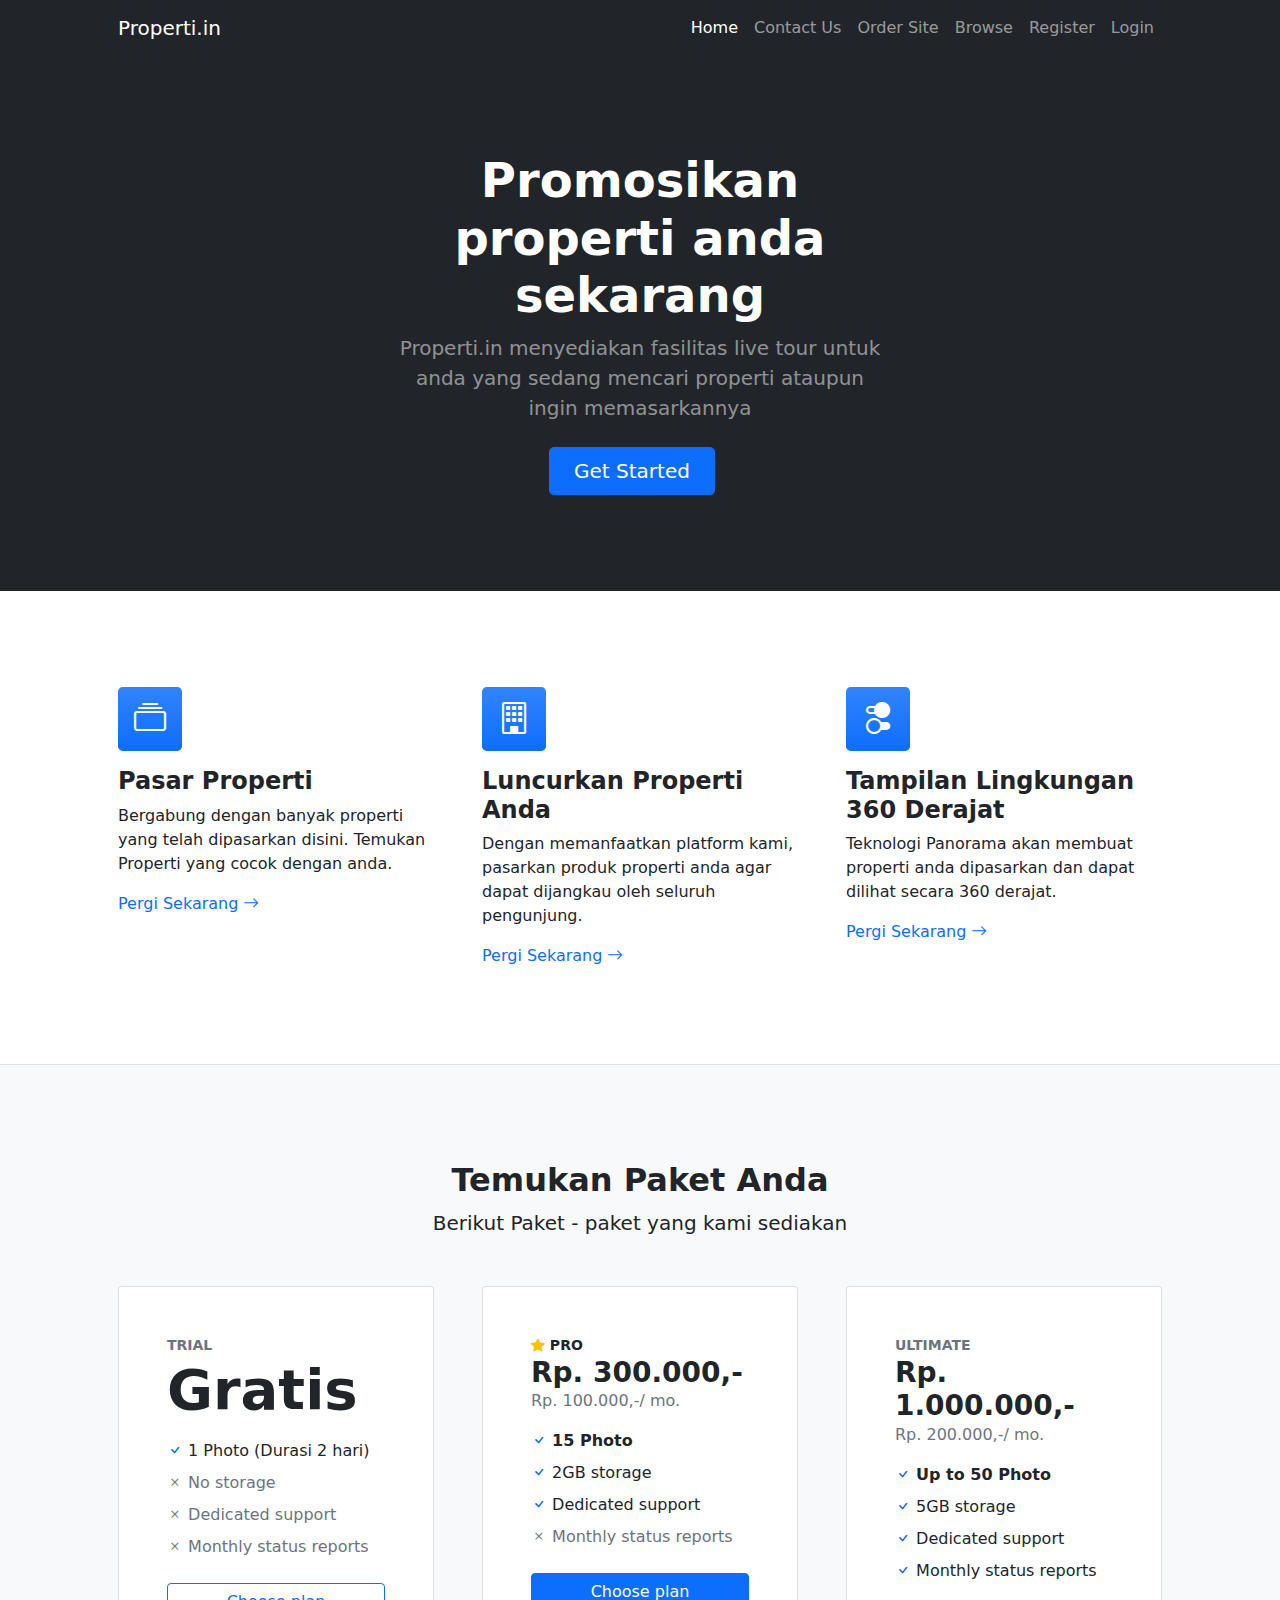
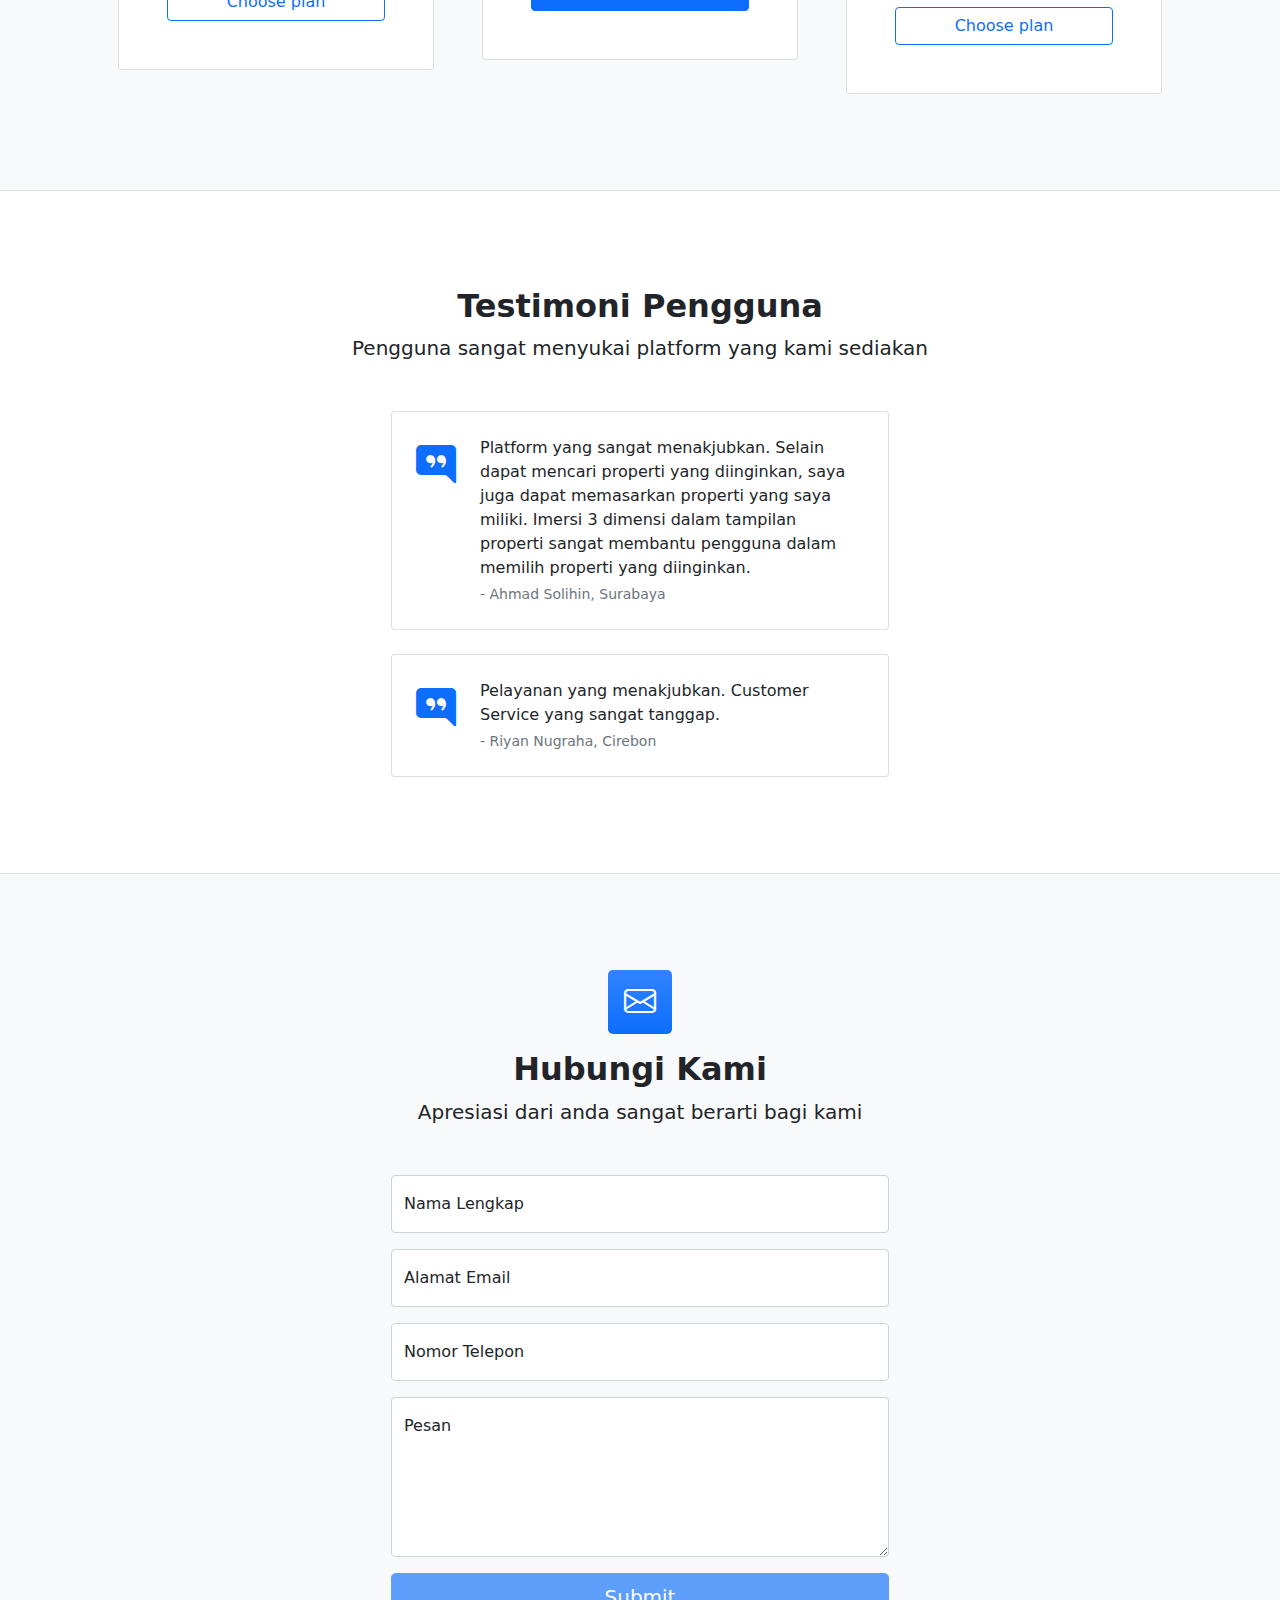
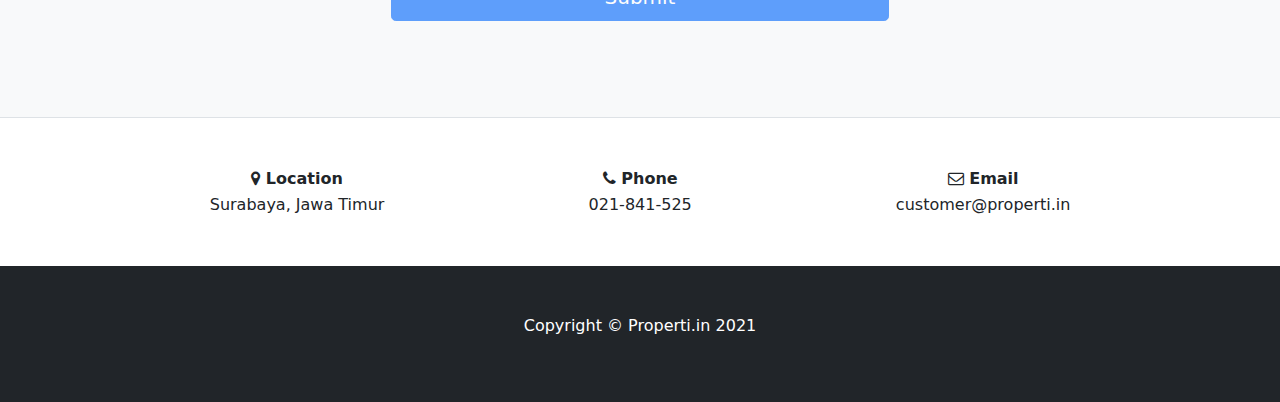
<file: index.html>
<!DOCTYPE html>
<html lang="en">

<head>
    <meta charset="utf-8" />
    <meta name="viewport" content="width=device-width, initial-scale=1, shrink-to-fit=no" />
    <meta name="description" content="" />
    <meta name="author" content="" />
    <title>Properti.in</title>
    <!-- Favicon-->
    <link rel="icon" type="image/x-icon" href="assets/p.png" />
    <!-- Bootstrap icons-->
    <link href="https://cdn.jsdelivr.net/npm/bootstrap-icons@1.4.1/font/bootstrap-icons.css" rel="stylesheet" />
    <!-- Core theme CSS (includes Bootstrap)-->
    <link href="css/styles.css" rel="stylesheet" />

    <link rel="stylesheet" href="https://cdnjs.cloudflare.com/ajax/libs/font-awesome/4.7.0/css/font-awesome.min.css">
</head>

<body>
    <!-- Responsive navbar-->
    <nav class="navbar navbar-expand-lg navbar-dark bg-dark">
        <div class="container px-5">
            <a class="navbar-brand" href="index.html">Properti.in</a>
            <button class="navbar-toggler" type="button" data-bs-toggle="collapse"
                data-bs-target="#navbarSupportedContent" aria-controls="navbarSupportedContent" aria-expanded="false"
                aria-label="Toggle navigation"><span class="navbar-toggler-icon"></span></button>
            <div class="collapse navbar-collapse" id="navbarSupportedContent">
                <ul class="navbar-nav ms-auto mb-2 mb-lg-0">
                    <li class="nav-item"><a class="nav-link active" aria-current="page" href="#!">Home</a></li>
                    <li class="nav-item"><a class="nav-link" href="#contact">Contact Us</a></li>
                    <li class="nav-item"><a class="nav-link" href="form-pembayaran.html">Order Site</a></li>
                    <li class="nav-item"><a class="nav-link" href="browse-property.html">Browse</a></li>
                    <li class="nav-item"><a class="nav-link" href="register.html">Register</a></li>
                    <li class="nav-item"><a class="nav-link" href="http://bafrontend.gerrysihaj.com/">Login</a></li>
                </ul>
            </div>
        </div>
    </nav>
    <!-- Header-->
    <header class="bg-dark py-5">
        <div class="container px-5">
            <div class="row gx-5 justify-content-center">
                <div class="col-lg-6">
                    <div class="text-center my-5">
                        <h1 class="display-5 fw-bolder text-white mb-2">Promosikan properti anda sekarang</h1>
                        <p class="lead text-white-50 mb-4"><strong>Properti.in</strong> menyediakan fasilitas live tour
                            untuk anda yang sedang mencari properti ataupun ingin memasarkannya</p>
                        <div class="d-grid gap-3 d-sm-flex justify-content-sm-center">
                            <a class="btn btn-primary btn-lg px-4 me-sm-3" href="#features">Get Started</a>
                            
                        </div>
                    </div>
                </div>
            </div>
        </div>
    </header>
    <!-- Features section-->
    <section class="py-5 border-bottom" id="features">
        <div class="container px-5 my-5">
            <div class="row gx-5">
                <div class="col-lg-4 mb-5 mb-lg-0">
                    <div class="feature bg-primary bg-gradient text-white rounded-3 mb-3"><i
                            class="bi bi-collection"></i></div>
                    <h2 class="h4 fw-bolder">Pasar Properti</h2>
                    <p>Bergabung dengan banyak properti yang telah dipasarkan disini. Temukan Properti yang cocok dengan
                        anda.</p>
                    <a class="text-decoration-none" href="browse-property.html">
                        Pergi Sekarang
                        <i class="bi bi-arrow-right"></i>
                    </a>
                </div>
                <div class="col-lg-4 mb-5 mb-lg-0">
                    <div class="feature bg-primary bg-gradient text-white rounded-3 mb-3"><i class="bi bi-building"></i>
                    </div>
                    <h2 class="h4 fw-bolder">Luncurkan Properti Anda</h2>
                    <p>Dengan memanfaatkan platform kami, pasarkan produk properti anda agar dapat dijangkau oleh
                        seluruh pengunjung.</p>
                    <a class="text-decoration-none" href="form-pembayaran.html">
                        Pergi Sekarang
                        <i class="bi bi-arrow-right"></i>
                    </a>
                </div>
                <div class="col-lg-4">
                    <div class="feature bg-primary bg-gradient text-white rounded-3 mb-3"><i class="bi bi-toggles2"></i>
                    </div>
                    <h2 class="h4 fw-bolder">Tampilan Lingkungan 360 Derajat</h2>
                    <p>Teknologi Panorama akan membuat properti anda dipasarkan dan dapat dilihat secara 360 derajat.
                    </p>
                    <a class="text-decoration-none" href="form-pembayaran.html">
                        Pergi Sekarang
                        <i class="bi bi-arrow-right"></i>
                    </a>
                </div>
            </div>
        </div>
    </section>
    <!-- Pricing section-->
    <section class="bg-light py-5 border-bottom">
        <div class="container px-5 my-5">
            <div class="text-center mb-5">
                <h2 class="fw-bolder">Temukan Paket Anda</h2>
                <p class="lead mb-0">Berikut Paket - paket yang kami sediakan</p>
            </div>
            <div class="row gx-5 justify-content-center">
                <!-- Pricing card free-->
                <div class="col-lg-6 col-xl-4">
                    <div class="card mb-5 mb-xl-0">
                        <div class="card-body p-5">
                            <div class="small text-uppercase fw-bold text-muted">Trial</div>
                            <div class="mb-3">
                                <span class="display-4 fw-bold">Gratis</span>
                                <!-- <span class="text-muted">/ mo.</span> -->
                            </div>
                            <ul class="list-unstyled mb-4">
                                <li class="mb-2">
                                    <i class="bi bi-check text-primary"></i>
                                    1 Photo (Durasi 2 hari)
                                </li>
                                <li class="mb-2 text-muted">
                                    <i class="bi bi-x"></i>
                                    No storage
                                </li>
                                <li class="mb-2 text-muted">
                                    <i class="bi bi-x"></i>
                                    Dedicated support
                                </li>
                                <li class="text-muted">
                                    <i class="bi bi-x"></i>
                                    Monthly status reports
                                </li>
                            </ul>
                            <div class="d-grid"><a class="btn btn-outline-primary" href="form-pembayaran.html">Choose plan</a></div>
                        </div>
                    </div>
                </div>
                <!-- Pricing card pro-->
                <div class="col-lg-6 col-xl-4">
                    <div class="card mb-5 mb-xl-0">
                        <div class="card-body p-5">
                            <div class="small text-uppercase fw-bold">
                                <i class="bi bi-star-fill text-warning"></i>
                                Pro
                            </div>
                            <div class="mb-3">
                                <span class="h3 fw-bold">Rp. 300.000,-</span><br>
                                <span class="text-muted">Rp. 100.000,-/ mo.</span>
                            </div>
                            <ul class="list-unstyled mb-4">
                                <li class="mb-2">
                                    <i class="bi bi-check text-primary"></i>
                                    <strong>15 Photo</strong>
                                </li>
                                <li class="mb-2">
                                    <i class="bi bi-check text-primary"></i>
                                    2GB storage
                                </li>
                                <li class="mb-2">
                                    <i class="bi bi-check text-primary"></i>
                                    Dedicated support
                                </li>
                                <li class="text-muted">
                                    <i class="bi bi-x"></i>
                                    Monthly status reports
                                </li>
                            </ul>
                            <div class="d-grid"><a class="btn btn-primary" href="form-pembayaran.html">Choose plan</a></div>
                        </div>
                    </div>
                </div>
                <!-- Pricing card enterprise-->
                <div class="col-lg-6 col-xl-4">
                    <div class="card">
                        <div class="card-body p-5">
                            <div class="small text-uppercase fw-bold text-muted">Ultimate</div>
                            <div class="mb-3">
                                <span class="h3 fw-bold">Rp. 1.000.000,-</span><br>
                                <span class="text-muted">Rp. 200.000,-/ mo.</span>
                            </div>
                            <ul class="list-unstyled mb-4">
                                <li class="mb-2">
                                    <i class="bi bi-check text-primary"></i>
                                    <strong>Up to 50 Photo</strong>
                                </li>
                                <li class="mb-2">
                                    <i class="bi bi-check text-primary"></i>
                                    5GB storage
                                </li>
                                <li class="mb-2">
                                    <i class="bi bi-check text-primary"></i>
                                    Dedicated support
                                </li>
                                <li class="mb-2">
                                    <i class="bi bi-check text-primary"></i>
                                    Monthly status reports
                                </li>
                            </ul>
                            <div class="d-grid"><a class="btn btn-outline-primary" href="form-pembayaran.html">Choose plan</a></div>
                        </div>
                    </div>
                </div>
            </div>
        </div>
    </section>
    <!-- Testimonials section-->
    <section class="py-5 border-bottom">
        <div class="container px-5 my-5 px-5">
            <div class="text-center mb-5">
                <h2 class="fw-bolder">Testimoni Pengguna</h2>
                <p class="lead mb-0">Pengguna sangat menyukai platform yang kami sediakan</p>
            </div>
            <div class="row gx-5 justify-content-center">
                <div class="col-lg-6">
                    <!-- Testimonial 1-->
                    <div class="card mb-4">
                        <div class="card-body p-4">
                            <div class="d-flex">
                                <div class="flex-shrink-0"><i class="bi bi-chat-right-quote-fill text-primary fs-1"></i>
                                </div>
                                <div class="ms-4">
                                    <p class="mb-1">Platform yang sangat menakjubkan. Selain dapat mencari properti yang
                                        diinginkan, saya juga dapat memasarkan properti yang saya miliki. Imersi 3
                                        dimensi dalam tampilan properti sangat membantu pengguna dalam memilih properti
                                        yang diinginkan.</p>
                                    <div class="small text-muted">- Ahmad Solihin, Surabaya</div>
                                </div>
                            </div>
                        </div>
                    </div>
                    <!-- Testimonial 2-->
                    <div class="card">
                        <div class="card-body p-4">
                            <div class="d-flex">
                                <div class="flex-shrink-0"><i class="bi bi-chat-right-quote-fill text-primary fs-1"></i>
                                </div>
                                <div class="ms-4">
                                    <p class="mb-1">Pelayanan yang menakjubkan. Customer Service yang sangat tanggap.
                                    </p>
                                    <div class="small text-muted">- Riyan Nugraha, Cirebon</div>
                                </div>
                            </div>
                        </div>
                    </div>
                </div>
            </div>
        </div>
    </section>
    <!-- Contact section-->
    <section class="bg-light py-5 border-bottom" id="contact">
        <div class="container px-5 my-5 px-5">
            <div class="text-center mb-5">
                <div class="feature bg-primary bg-gradient text-white rounded-3 mb-3"><i class="bi bi-envelope"></i>
                </div>
                <h2 class="fw-bolder">Hubungi Kami</h2>
                <p class="lead mb-0">Apresiasi dari anda sangat berarti bagi kami</p>
            </div>
            <div class="row gx-5 justify-content-center">
                <div class="col-lg-6">
                    <!-- * * * * * * * * * * * * * * *-->
                    <!-- * * SB Forms Contact Form * *-->
                    <!-- * * * * * * * * * * * * * * *-->
                    <!-- This form is pre-integrated with SB Forms.-->
                    <!-- To make this form functional, sign up at-->
                    <!-- https://startbootstrap.com/solution/contact-forms-->
                    <!-- to get an API token!-->
                    <form id="contactForm" data-sb-form-api-token="API_TOKEN">
                        <!-- Name input-->
                        <div class="form-floating mb-3">
                            <input class="form-control" id="name" type="text" placeholder="Enter your name..."
                                data-sb-validations="required" />
                            <label for="name">Nama Lengkap</label>
                            <div class="invalid-feedback" data-sb-feedback="name:required">Isikan nama lengkap anda
                            </div>
                        </div>
                        <!-- Email address input-->
                        <div class="form-floating mb-3">
                            <input class="form-control" id="email" type="email" placeholder="name@example.com"
                                data-sb-validations="required,email" />
                            <label for="email">Alamat Email</label>
                            <div class="invalid-feedback" data-sb-feedback="email:required">Isikan alamat email anda
                            </div>
                            <div class="invalid-feedback" data-sb-feedback="email:email">Email anda tidak valid</div>
                        </div>
                        <!-- Phone number input-->
                        <div class="form-floating mb-3">
                            <input class="form-control" id="phone" type="tel" placeholder="(123) 456-7890"
                                data-sb-validations="required" />
                            <label for="phone">Nomor Telepon</label>
                            <div class="invalid-feedback" data-sb-feedback="phone:required">Isikan nomor telepon anda
                            </div>
                        </div>
                        <!-- Message input-->
                        <div class="form-floating mb-3">
                            <textarea class="form-control" id="message" type="text"
                                placeholder="Enter your message here..." style="height: 10rem"
                                data-sb-validations="required"></textarea>
                            <label for="message">Pesan</label>
                            <div class="invalid-feedback" data-sb-feedback="message:required">Isikan Pesan anda</div>
                        </div>
                        <!-- Submit success message-->
                        <!---->
                        <!-- This is what your users will see when the form-->
                        <!-- has successfully submitted-->
                        <div class="d-none" id="submitSuccessMessage">
                            <div class="text-center mb-3">
                                <div class="fw-bolder">Pesan berhasil dikirimkan</div>
                            </div>
                        </div>
                        <!-- Submit error message-->
                        <!---->
                        <!-- This is what your users will see when there is-->
                        <!-- an error submitting the form-->
                        <div class="d-none" id="submitErrorMessage">
                            <div class="text-center text-danger mb-3">Error sending message!</div>
                        </div>
                        <!-- Submit Button-->
                        <div class="d-grid"><button class="btn btn-primary btn-lg disabled" id="submitButton"
                                type="submit">Submit</button></div>
                    </form>
                </div>
            </div>
        </div>
    </section>
    <section class="py-5">
        <div class="container">
            <table style="width: 100%;">
                <tbody>
                    <tr>
                        <th class="u"><i class="fa fa-map-marker" aria-hidden="true"></i>
                            Location</th>
                        <th class="u"><i class="fa fa-phone" aria-hidden="true"></i>
                            Phone</th>
                        <th class="u"><i class="fa fa-envelope-o" aria-hidden="true"></i>
                            Email</th>
                    </tr>
                    <tr>
                        <td class="u">Surabaya, Jawa Timur</td>
                        <td class="u">021-841-525</td>
                        <td class="u">customer@properti.in</td>
                    </tr>
                </tbody>
            </table>
        </div>
    </section>
    <!-- Footer-->
    <footer class="py-5 bg-dark">
        <div class="container px-5">
            <p class=" text-center text-white">Copyright &copy; Properti.in 2021</p>
        </div>
    </footer>
    <!-- Bootstrap core JS-->
    <script src="https://cdn.jsdelivr.net/npm/bootstrap@5.1.3/dist/js/bootstrap.bundle.min.js"></script>
    <!-- Core theme JS-->
    <script src="js/scripts.js"></script>
    <!-- * * * * * * * * * * * * * * * * * * * * * * * * * * * * * * * * * * * * * * * *-->
    <!-- * *                               SB Forms JS                               * *-->
    <!-- * * Activate your form at https://startbootstrap.com/solution/contact-forms * *-->
    <!-- * * * * * * * * * * * * * * * * * * * * * * * * * * * * * * * * * * * * * * * *-->
    <script src="https://cdn.startbootstrap.com/sb-forms-latest.js"></script>
</body>

</html>
</file>
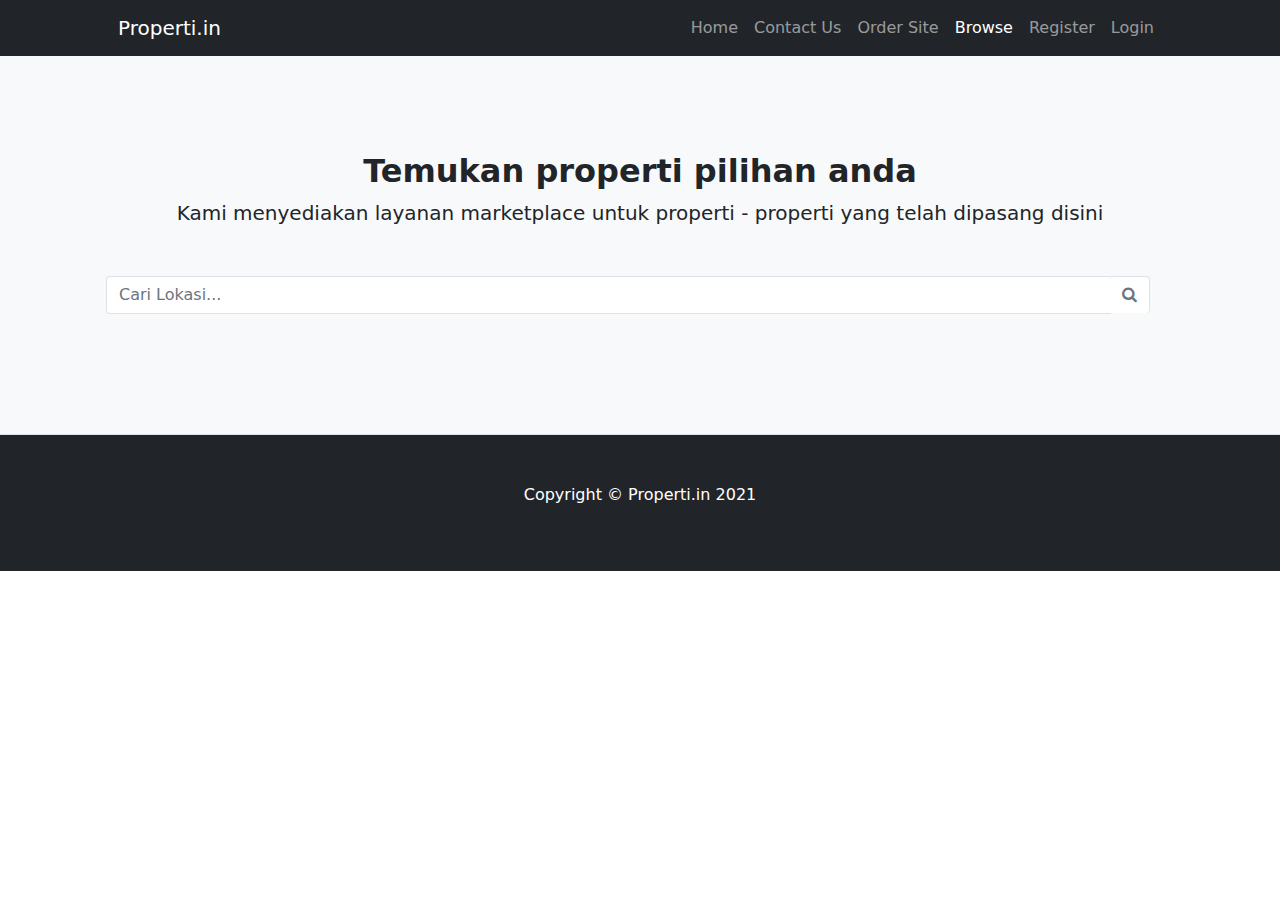
<file: browse-property.html>
<!DOCTYPE html>
<html lang="en">

<head>
    <meta charset="utf-8" />
    <meta name="viewport" content="width=device-width, initial-scale=1, shrink-to-fit=no" />
    <meta name="description" content="" />
    <meta name="author" content="" />
    <title>Properti.in</title>
    <!-- Favicon-->
    <link rel="icon" type="image/x-icon" href="assets/p.png" />
    <!-- Bootstrap icons-->
    <link href="https://cdn.jsdelivr.net/npm/bootstrap-icons@1.4.1/font/bootstrap-icons.css" rel="stylesheet" />
    <!-- Core theme CSS (includes Bootstrap)-->
    <link href="css/styles.css" rel="stylesheet" />
    <!-- Jquery -->
    <script src="https://ajax.googleapis.com/ajax/libs/jquery/3.5.1/jquery.min.js"></script>
    <!-- Font Awesome -->
    <link rel="stylesheet" href="https://cdnjs.cloudflare.com/ajax/libs/font-awesome/4.7.0/css/font-awesome.min.css">
</head>

<body>
    <!-- Responsive navbar-->
    <nav class="navbar navbar-expand-lg navbar-dark bg-dark">
        <div class="container px-5">
            <a class="navbar-brand" href="index.html">Properti.in</a>
            <button class="navbar-toggler" type="button" data-bs-toggle="collapse"
                data-bs-target="#navbarSupportedContent" aria-controls="navbarSupportedContent" aria-expanded="false"
                aria-label="Toggle navigation"><span class="navbar-toggler-icon"></span></button>
            <div class="collapse navbar-collapse" id="navbarSupportedContent">
                <ul class="navbar-nav ms-auto mb-2 mb-lg-0">
                    <li class="nav-item"><a class="nav-link" aria-current="page" href="index.html">Home</a></li>
                    <li class="nav-item"><a class="nav-link" href="index.html#contact">Contact Us</a></li>
                    <li class="nav-item"><a class="nav-link" href="form-pembayaran.html">Order Site</a></li>
                    <li class="nav-item"><a class="nav-link active" href="browse-property.html">Browse</a></li>
                    <li class="nav-item"><a class="nav-link" href="register.html">Register</a></li>
                    <li class="nav-item"><a class="nav-link" href="http://bafrontend.gerrysihaj.com/">Login</a></li>
                </ul>
            </div>
        </div>
    </nav>

    <!-- Gallery-->
    <section class="bg-light py-5 border-bottom">
        <div class="container px-5 my-5">
            <div class="text-center mb-5">
                <h2 class="fw-bolder">Temukan properti pilihan anda</h2>
                <p class="lead mb-0">Kami menyediakan layanan marketplace untuk properti - properti yang telah dipasang
                    disini</p>
            </div>
            <div class="row gx-5">
                <div class="row mb-4">
                    <div class="mx-auto">
                        <div class="input-group">
                            <input class="form-control border-end-0 border" type="search" id="search"
                                placeholder="Cari Lokasi...">
                            <span class="input-group-append">
                                <button
                                    class="btn btn-outline-secondary bg-white border-start-0 border-bottom-0 border ms-n5"
                                    type="button" onclick="search()">
                                    <i class="fa fa-search"></i>
                                </button>
                            </span>
                        </div>
                    </div>
                </div>
                <div class="row" id="galery">
                    
                </div>
            </div>
        </div>
    </section>


    <!-- Footer-->
    <footer class="py-5 bg-dark">
        <div class="container px-5">
            <p class=" text-center text-white">Copyright &copy; Properti.in 2021</p>
        </div>
    </footer>
    <!-- Bootstrap core JS-->
    <script src="https://cdn.jsdelivr.net/npm/bootstrap@5.1.3/dist/js/bootstrap.bundle.min.js"></script>
    <!-- Core theme JS-->
    <script src="js/scripts.js"></script>

</body>

<script>
    let items = "";

    let htmlItem1 = "<div class='col-xl-3 col-lg-4 col-md-6 mb-4'><div class='bg-white rounded shadow-sm'><a href='";
    let htmlItem2 = "'><img src='" ;
    let htmlItem3 = "' alt='' class='img-fluid card-img-top'></a><div class='p-2'><p class='small text-muted mb-0'><i class='fa fa-map-marker' aria-hidden='true'></i> ";
    let htmlItem4 = "</p></div></div></div>"

    $.ajax({
        url: "http://bapi.gerrysihaj.com/api/list_all_environment",
        type: "GET",
        contentType: "application/json",
        success: function (data) {
            data.forEach(element => {
                items += (htmlItem1 + 'detail-property.html?id=' + element['id'] + htmlItem2)
                if(element['panoramas'].length > 0) {
                    items += ('http://bapi.gerrysihaj.com/api/panorama_image?path=' + element['panoramas'][0]['image_name']);
                }
                else {
                    items += 'assets/no-image.jpg';
                }
                items += (htmlItem3 + element['location'] + htmlItem4);
            });
            let galery = document.getElementById('galery');
            galery.innerHTML = items;
        }
    });

    function search() {
        let loc = document.getElementById('search').value;
        location.replace('search-property.html?search=' + loc);
    }
</script>

</html>
</file>
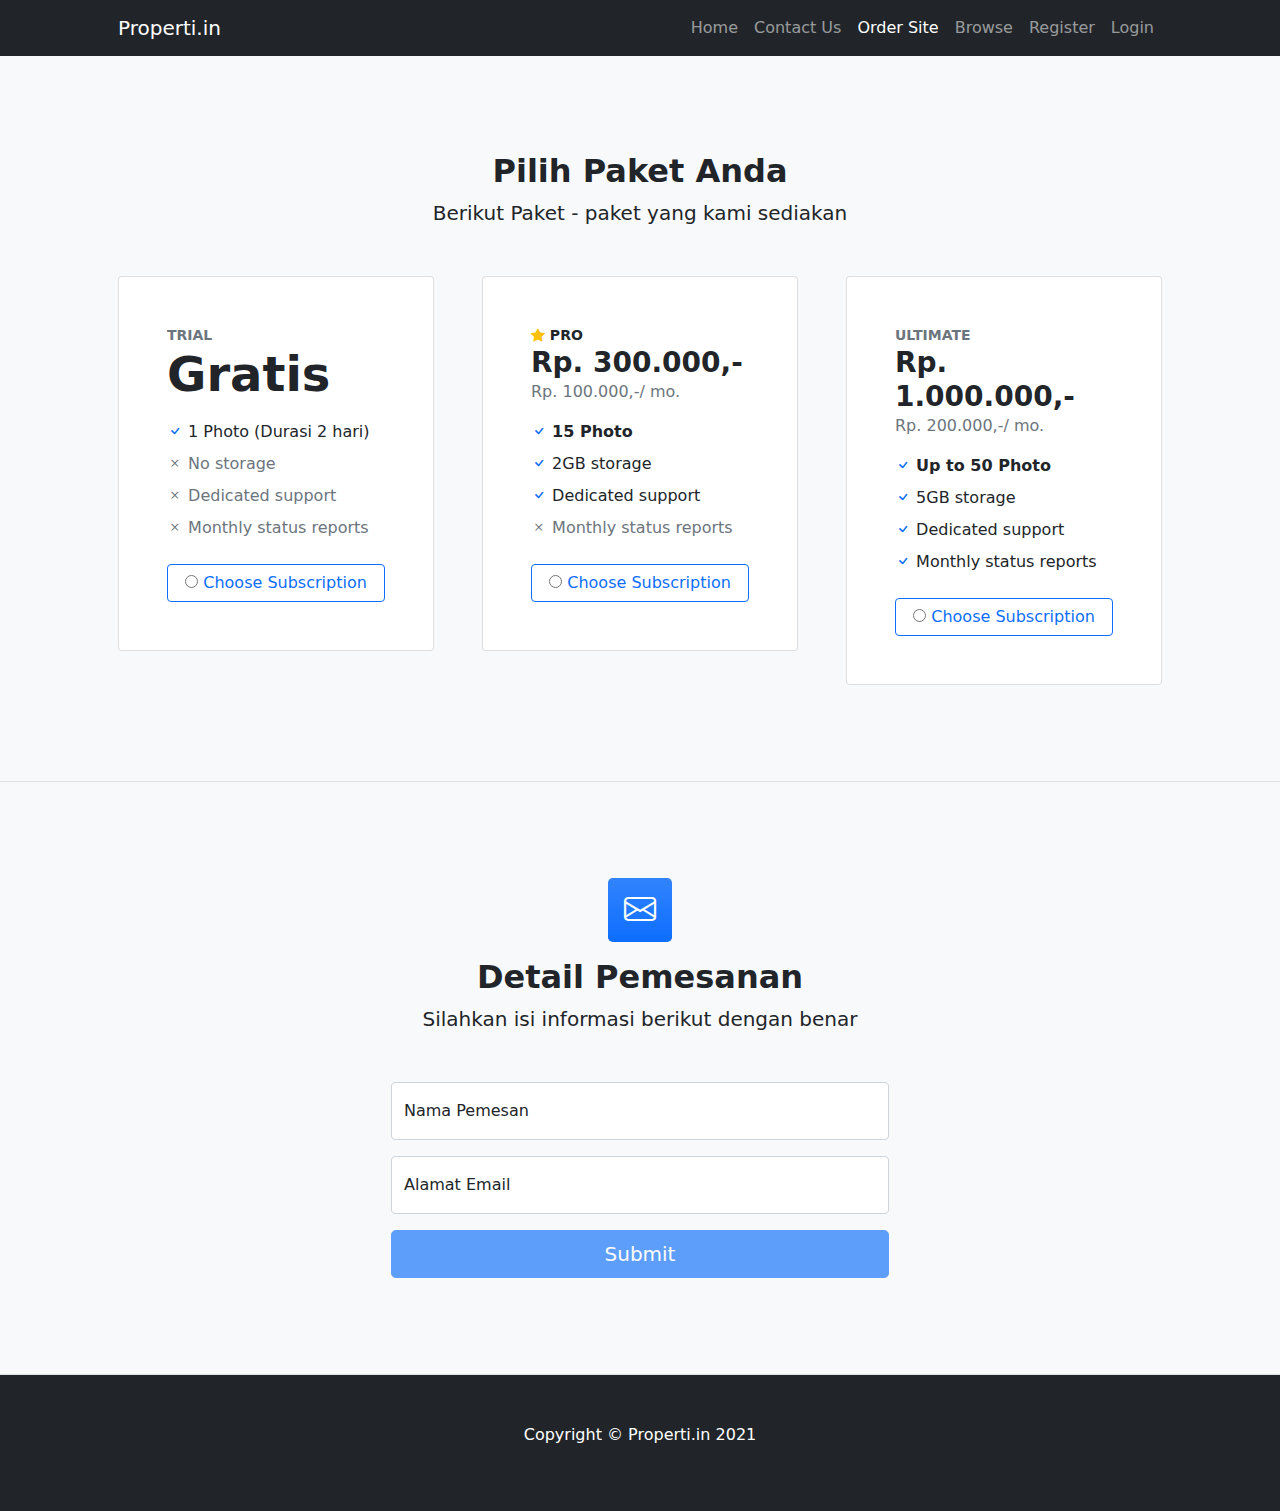
<file: form-pembayaran.html>
<!DOCTYPE html>
<html lang="en">

<head>
    <meta charset="utf-8" />
    <meta name="viewport" content="width=device-width, initial-scale=1, shrink-to-fit=no" />
    <meta name="description" content="" />
    <meta name="author" content="" />
    <title>Properti.in</title>
    <!-- Favicon-->
    <link rel="icon" type="image/x-icon" href="assets/p.png" />
    <!-- Bootstrap icons-->
    <link href="https://cdn.jsdelivr.net/npm/bootstrap-icons@1.4.1/font/bootstrap-icons.css" rel="stylesheet" />
    <!-- Core theme CSS (includes Bootstrap)-->
    <link href="css/styles.css" rel="stylesheet" />
    <!-- Jquery -->
    <script src="https://ajax.googleapis.com/ajax/libs/jquery/3.5.1/jquery.min.js"></script>
    <!-- Font Awesome -->
    <link rel="stylesheet" href="https://cdnjs.cloudflare.com/ajax/libs/font-awesome/4.7.0/css/font-awesome.min.css">
</head>

<body>
    <!-- Responsive navbar-->
    <nav class="navbar navbar-expand-lg navbar-dark bg-dark">
        <div class="container px-5">
            <a class="navbar-brand" href="index.html">Properti.in</a>
            <button class="navbar-toggler" type="button" data-bs-toggle="collapse"
                data-bs-target="#navbarSupportedContent" aria-controls="navbarSupportedContent" aria-expanded="false"
                aria-label="Toggle navigation"><span class="navbar-toggler-icon"></span></button>
            <div class="collapse navbar-collapse" id="navbarSupportedContent">
                <ul class="navbar-nav ms-auto mb-2 mb-lg-0">
                    <li class="nav-item"><a class="nav-link" aria-current="page" href="index.html">Home</a></li>
                    <li class="nav-item"><a class="nav-link" href="index.html#contact">Contact Us</a></li>
                    <li class="nav-item"><a class="nav-link active" href="form-pembayaran.html">Order Site</a></li>
                    <li class="nav-item"><a class="nav-link" href="browse-property.html">Browse</a></li>
                    <li class="nav-item"><a class="nav-link" href="register.html">Register</a></li>
                    <li class="nav-item"><a class="nav-link" href="http://bafrontend.gerrysihaj.com/">Login</a></li>
                </ul>
            </div>
        </div>
    </nav>


    <!-- Pricing section-->
    <section class="bg-light py-5 border-bottom">
        <div class="container px-5 my-5">
            <div class="text-center mb-5">
                <h2 class="fw-bolder">Pilih Paket Anda</h2>
                <p class="lead mb-0">Berikut Paket - paket yang kami sediakan</p>
            </div>
            <div class="row gx-5 justify-content-center">
                <!-- Pricing card free-->
                <div class="col-lg-6 col-xl-4">
                    <div class="card mb-5 mb-xl-0">
                        <div class="card-body p-5">
                            <div class="small text-uppercase fw-bold text-muted">Trial</div>
                            <div class="mb-3">
                                <span class="display-5 fw-bold">Gratis</span>
                                <!-- <span class="text-muted">/ mo.</span> -->
                            </div>
                            <ul class="list-unstyled mb-4">
                                <li class="mb-2">
                                    <i class="bi bi-check text-primary"></i>
                                    1 Photo (Durasi 2 hari)
                                </li>
                                <li class="mb-2 text-muted">
                                    <i class="bi bi-x"></i>
                                    No storage
                                </li>
                                <li class="mb-2 text-muted">
                                    <i class="bi bi-x"></i>
                                    Dedicated support
                                </li>
                                <li class="text-muted">
                                    <i class="bi bi-x"></i>
                                    Monthly status reports
                                </li>
                            </ul>
                            <div class="d-grid">
                                <label class="btn btn-outline-primary">
                                    <input type="radio" name="options" id="option1" value="opt1"> Choose Subscription
                                </label>
                            </div>
                        </div>
                    </div>
                </div>
                <!-- Pricing card pro-->
                <div class="col-lg-6 col-xl-4">
                    <div class="card mb-5 mb-xl-0">
                        <div class="card-body p-5">
                            <div class="small text-uppercase fw-bold">
                                <i class="bi bi-star-fill text-warning"></i>
                                Pro
                            </div>
                            <div class="mb-3">
                                <span class="h3 fw-bold">Rp. 300.000,-</span><br>
                                <span class="text-muted">Rp. 100.000,-/ mo.</span>
                            </div>
                            <ul class="list-unstyled mb-4">
                                <li class="mb-2">
                                    <i class="bi bi-check text-primary"></i>
                                    <strong>15 Photo</strong>
                                </li>
                                <li class="mb-2">
                                    <i class="bi bi-check text-primary"></i>
                                    2GB storage
                                </li>
                                <li class="mb-2">
                                    <i class="bi bi-check text-primary"></i>
                                    Dedicated support
                                </li>
                                <li class="text-muted">
                                    <i class="bi bi-x"></i>
                                    Monthly status reports
                                </li>
                            </ul>
                            <div class="d-grid">
                                <label class="btn btn-outline-primary">
                                    <input type="radio" name="options" id="option2" value="opt2"> Choose Subscription
                                </label>
                            </div>
                        </div>
                    </div>
                </div>
                <!-- Pricing card ultimate-->
                <div class="col-lg-6 col-xl-4">
                    <div class="card">
                        <div class="card-body p-5">
                            <div class="small text-uppercase fw-bold text-muted">Ultimate</div>
                            <div class="mb-3">
                                <span class="h3 fw-bold">Rp. 1.000.000,-</span><br>
                                <span class="text-muted">Rp. 200.000,-/ mo.</span>
                            </div>
                            <ul class="list-unstyled mb-4">
                                <li class="mb-2">
                                    <i class="bi bi-check text-primary"></i>
                                    <strong>Up to 50 Photo</strong>
                                </li>
                                <li class="mb-2">
                                    <i class="bi bi-check text-primary"></i>
                                    5GB storage
                                </li>
                                <li class="mb-2">
                                    <i class="bi bi-check text-primary"></i>
                                    Dedicated support
                                </li>
                                <li class="mb-2">
                                    <i class="bi bi-check text-primary"></i>
                                    Monthly status reports
                                </li>
                            </ul>
                            <div class="d-grid">
                                <label class="btn btn-outline-primary">
                                    <input type="radio" name="options" id="option3" value="opt3"> Choose Subscription
                                </label>
                            </div>
                        </div>
                    </div>
                </div>
            </div>
        </div>
    </section>

    <!-- Contact section-->
    <section class="bg-light py-5 border-bottom" id="contact">
        <div class="container px-5 my-5 px-5">
            <div class="text-center mb-5">
                <div class="feature bg-primary bg-gradient text-white rounded-3 mb-3"><i class="bi bi-envelope"></i>
                </div>
                <h2 class="fw-bolder">Detail Pemesanan</h2>
                <p class="lead mb-0">Silahkan isi informasi berikut dengan benar</p>
            </div>
            <div class="row gx-5 justify-content-center">
                <div class="col-lg-6">
                    <!-- * * * * * * * * * * * * * * *-->
                    <!-- * * SB Forms Contact Form * *-->
                    <!-- * * * * * * * * * * * * * * *-->
                    <!-- This form is pre-integrated with SB Forms.-->
                    <!-- To make this form functional, sign up at-->
                    <!-- https://startbootstrap.com/solution/contact-forms-->
                    <!-- to get an API token!-->
                    <form id="contactForm" data-sb-form-api-token="API_TOKEN">
                        <!-- Name input-->
                        <div class="form-floating mb-3">
                            <input class="form-control" id="name" type="text" placeholder="Enter your name..."
                                data-sb-validations="required" />
                            <label for="name">Nama Pemesan</label>
                            <div class="invalid-feedback" data-sb-feedback="name:required">Isikan nama lengkap anda
                            </div>
                        </div>
                        <!-- Email address input-->
                        <div class="form-floating mb-3">
                            <input class="form-control" id="email" type="email" placeholder="name@example.com"
                                data-sb-validations="required,email" />
                            <label for="email">Alamat Email</label>
                            <div class="invalid-feedback" data-sb-feedback="email:required">Isikan alamat email anda
                            </div>
                            <div class="invalid-feedback" data-sb-feedback="email:email">Email anda tidak valid</div>
                        </div>
                        <!-- Submit success message-->
                        <!---->
                        <!-- This is what your users will see when the form-->
                        <!-- has successfully submitted-->
                        <div class="d-none" id="submitSuccessMessage">
                            <div class="text-center mb-3">
                                <div class="fw-bolder">Pesanan berhasil dibuat, silahkan lakukan pembayaran.</div>
                            </div>
                        </div>
                        <!-- Submit error message-->
                        <!---->
                        <!-- This is what your users will see when there is-->
                        <!-- an error submitting the form-->
                        <div class="d-none" id="submitErrorMessage">
                            <div class="text-center text-danger mb-3">Error sending message!</div>
                        </div>
                        <!-- Submit Button-->
                        <div class="d-grid"><button class="btn btn-primary btn-lg disabled" id="submitButton"
                                type="submit" onclick="redir()">Submit</button></div>
                    </form>
                </div>
            </div>
        </div>
    </section>

    <!-- Footer-->
    <footer class="py-5 bg-dark">
        <div class="container px-5">
            <p class=" text-center text-white">Copyright &copy; Properti.in 2021</p>
        </div>
    </footer>
    <!-- Bootstrap core JS-->
    <script src="https://cdn.jsdelivr.net/npm/bootstrap@5.1.3/dist/js/bootstrap.bundle.min.js"></script>
    <!-- Core theme JS-->
    <script src="js/scripts.js"></script>
    <!-- * * * * * * * * * * * * * * * * * * * * * * * * * * * * * * * * * * * * * * * *-->
    <!-- * *                               SB Forms JS                               * *-->
    <!-- * * Activate your form at https://startbootstrap.com/solution/contact-forms * *-->
    <!-- * * * * * * * * * * * * * * * * * * * * * * * * * * * * * * * * * * * * * * * *-->
    <script src="https://cdn.startbootstrap.com/sb-forms-latest.js"></script>
</body>

<script>
    let tipe ;
    function redir() {
        let check = checkSub();
        let uniq = generateRandom();

        let redirUrl = 'pemesanan-berhasil.html' + '?opt=' + check + '&unq=' + uniq ;

        // Disini taro API GERI
        addPesanan();

        setTimeout(function () {
            location.replace(redirUrl);
        }, 3000);
    }

    function addPesanan() {
        let email = document.getElementById('email').value
		let body = {
			'email': email,
			'tipe': tipe
		}

		$.ajax({
			url: 'http://bapi.gerrysihaj.com/api/subscribe',
			type: 'POST',
			data: body,
			headers: {
				'Access-Control-Allow-Origin': '*'
			},
			success: function (data) {
				console.log('yeyyy')
				console.log(data)
			}
		})
    }

    function checkSub() {
        let o1 = document.getElementById('option1').checked;
        let o2 = document.getElementById('option2').checked;
        let o3 = document.getElementById('option3').checked;

        if (o1) {
            tipe = "trial";
            return 'o1';
        }
        if (o2) {
            tipe = "pro";
            return 'o2';
        }
        if (o3) {
            tipe = "ultimate";
            return 'o3';
        }
    }

    function generateRandom() {
        return Math.floor(Math.random() * (999 - 100)) + 100;
    }

</script>

</html>
</file>
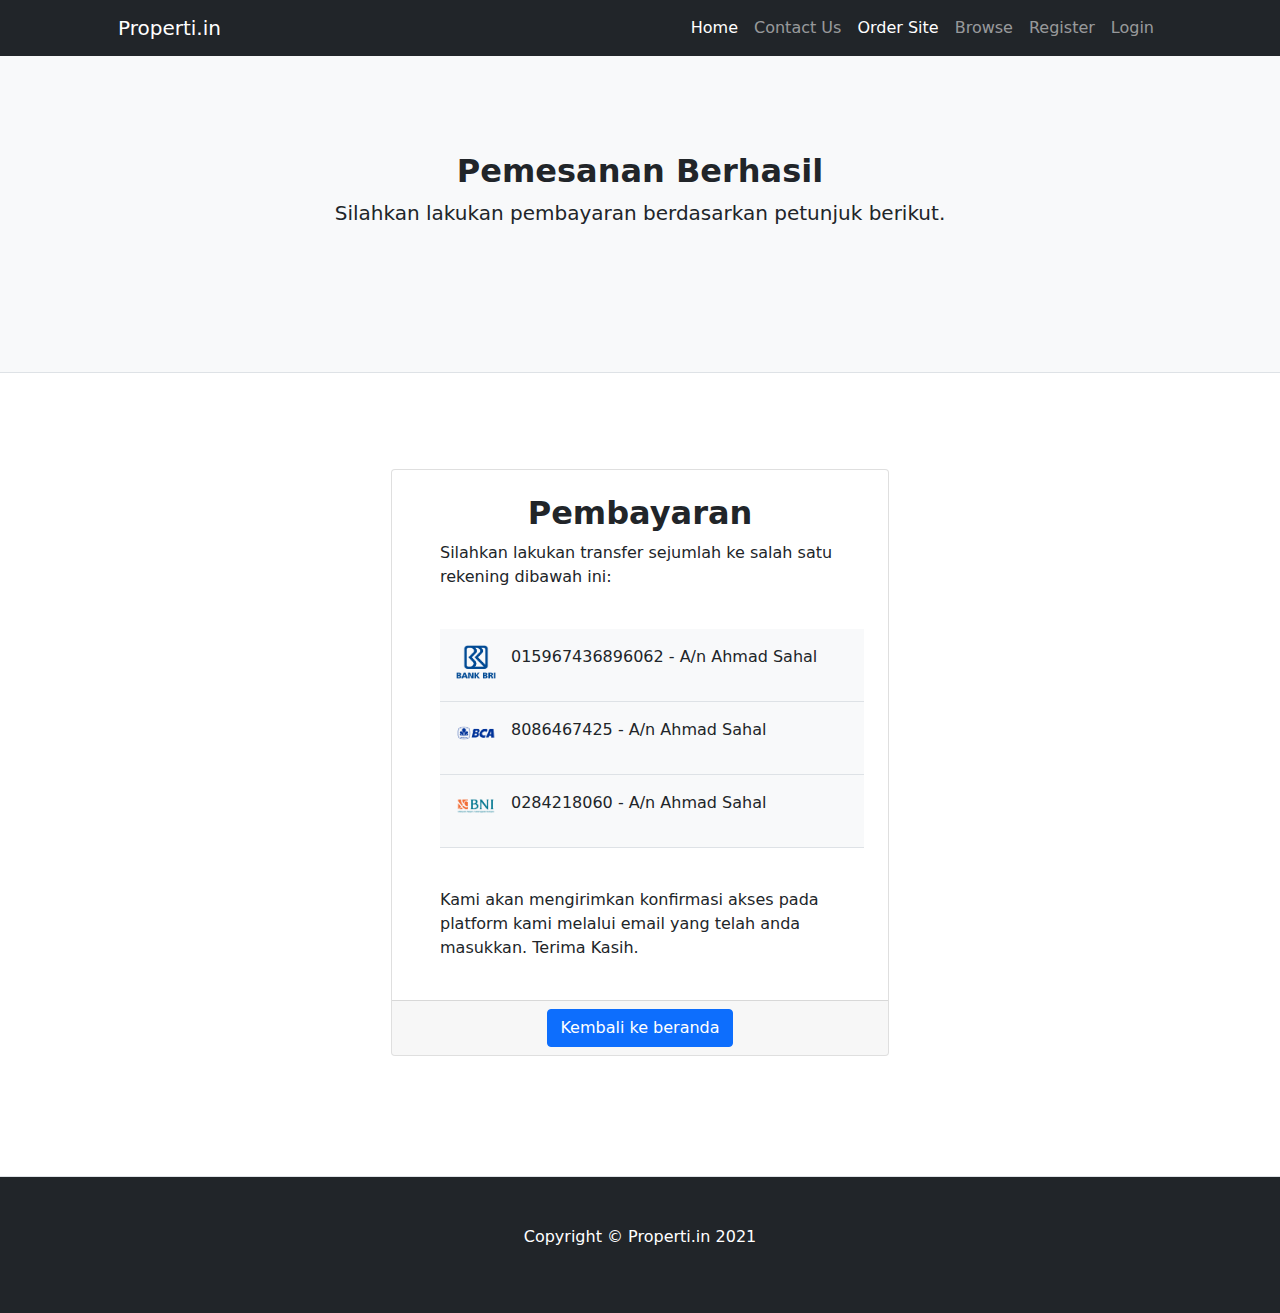
<file: pemesanan-berhasil.html>
<!DOCTYPE html>
<html lang="en">

<head>
    <meta charset="utf-8" />
    <meta name="viewport" content="width=device-width, initial-scale=1, shrink-to-fit=no" />
    <meta name="description" content="" />
    <meta name="author" content="" />
    <title>Properti.in</title>
    <!-- Favicon-->
    <link rel="icon" type="image/x-icon" href="assets/p.png" />
    <!-- Bootstrap icons-->
    <link href="https://cdn.jsdelivr.net/npm/bootstrap-icons@1.4.1/font/bootstrap-icons.css" rel="stylesheet" />
    <!-- Core theme CSS (includes Bootstrap)-->
    <link href="css/styles.css" rel="stylesheet" />

    <script src="https://ajax.googleapis.com/ajax/libs/jquery/3.5.1/jquery.min.js"></script>

    <link rel="stylesheet" href="https://cdnjs.cloudflare.com/ajax/libs/font-awesome/4.7.0/css/font-awesome.min.css">
</head>

<body>
    <!-- Responsive navbar-->
    <nav class="navbar navbar-expand-lg navbar-dark bg-dark">
        <div class="container px-5">
            <a class="navbar-brand" href="index.html">Properti.in</a>
            <button class="navbar-toggler" type="button" data-bs-toggle="collapse"
                data-bs-target="#navbarSupportedContent" aria-controls="navbarSupportedContent" aria-expanded="false"
                aria-label="Toggle navigation"><span class="navbar-toggler-icon"></span></button>
            <div class="collapse navbar-collapse" id="navbarSupportedContent">
                <ul class="navbar-nav ms-auto mb-2 mb-lg-0">
                    <li class="nav-item"><a class="nav-link active" aria-current="page" href="index.html">Home</a></li>
                    <li class="nav-item"><a class="nav-link" href="index.html#contact">Contact Us</a></li>
                    <li class="nav-item"><a class="nav-link active" href="form-pembayaran.html">Order Site</a></li>
                    <li class="nav-item"><a class="nav-link" href="browse-property.html">Browse</a></li>
                    <li class="nav-item"><a class="nav-link" href="register.html">Register</a></li>
                    <li class="nav-item"><a class="nav-link" href="http://bafrontend.gerrysihaj.com/">Login</a></li>
                </ul>
            </div>
        </div>
    </nav>

    <!-- Pricing section-->
    <section class="bg-light py-5 border-bottom">
        <div class="container px-5 my-5">
            <div class="text-center mb-5">
                <h2 class="fw-bolder">Pemesanan Berhasil</h2>
                <p class="lead mb-0">Silahkan lakukan pembayaran berdasarkan petunjuk berikut.</p>
            </div>
            <div class="row gx-5 justify-content-center">
                <!-- Pricing card free-->
                <div class="col-lg-6 col-xl-4 d-none" id="free">
                    <div class="card mb-5 mb-xl-0">
                        <div class="card-body p-5">
                            <div class="small text-uppercase fw-bold text-muted">Trial</div>
                            <div class="mb-3">
                                <span class="display-5 fw-bold">Gratis</span>
                                <!-- <span class="text-muted">/ mo.</span> -->
                            </div>
                            <ul class="list-unstyled mb-4">
                                <li class="mb-2">
                                    <i class="bi bi-check text-primary"></i>
                                    1 Photo (Durasi 2 hari)
                                </li>
                                <li class="mb-2 text-muted">
                                    <i class="bi bi-x"></i>
                                    No storage
                                </li>
                                <li class="mb-2 text-muted">
                                    <i class="bi bi-x"></i>
                                    Dedicated support
                                </li>
                                <li class="text-muted">
                                    <i class="bi bi-x"></i>
                                    Monthly status reports
                                </li>
                            </ul>
                        </div>
                    </div>
                </div>
                <!-- Pricing card pro-->
                <div class="col-lg-6 col-xl-4 d-none" id="pro">
                    <div class="card mb-5 mb-xl-0">
                        <div class="card-body p-5">
                            <div class="small text-uppercase fw-bold">
                                <i class="bi bi-star-fill text-warning"></i>
                                Pro
                            </div>
                            <div class="mb-3">
                                <span class="h3 fw-bold">Rp. 300.000,-</span><br>
                                <span class="text-muted">Rp. 100.000,-/ mo.</span>
                            </div>
                            <ul class="list-unstyled mb-4">
                                <li class="mb-2">
                                    <i class="bi bi-check text-primary"></i>
                                    <strong>15 Photo</strong>
                                </li>
                                <li class="mb-2">
                                    <i class="bi bi-check text-primary"></i>
                                    2GB storage
                                </li>
                                <li class="mb-2">
                                    <i class="bi bi-check text-primary"></i>
                                    Dedicated support
                                </li>
                                <li class="text-muted">
                                    <i class="bi bi-x"></i>
                                    Monthly status reports
                                </li>
                            </ul>
                        </div>
                    </div>
                </div>
                <!-- Pricing card ultimate-->
                <div class="col-lg-6 col-xl-4 d-none" id="ulti">
                    <div class="card">
                        <div class="card-body p-5">
                            <div class="small text-uppercase fw-bold text-muted">Ultimate</div>
                            <div class="mb-3">
                                <span class="h3 fw-bold">Rp. 1.000.000,-</span><br>
                                <span class="text-muted">Rp. 200.000,-/ mo.</span>
                            </div>
                            <ul class="list-unstyled mb-4">
                                <li class="mb-2">
                                    <i class="bi bi-check text-primary"></i>
                                    <strong>Up to 50 Photo</strong>
                                </li>
                                <li class="mb-2">
                                    <i class="bi bi-check text-primary"></i>
                                    5GB storage
                                </li>
                                <li class="mb-2">
                                    <i class="bi bi-check text-primary"></i>
                                    Dedicated support
                                </li>
                                <li class="mb-2">
                                    <i class="bi bi-check text-primary"></i>
                                    Monthly status reports
                                </li>
                            </ul>
                        </div>
                    </div>
                </div>
            </div>
        </div>
    </section>

    <section class="py-5 border-bottom">
        <div class="container px-5 my-5 px-5">
            <div class="row gx-5 justify-content-center">
                <div class="col-lg-6">
                    <!-- Testimonial 1-->
                    <div class="card mb-4">
                        <div class="card-body p-4">
                            <div class="text-center">
                                <h2 class="fw-bolder">Pembayaran</h2>
                            </div>
                            <div class="d-flex">
                                <div class="ms-4">
                                    <p>Silahkan lakukan transfer sejumlah <strong id="harga"></strong> ke salah satu rekening dibawah ini:</p>
                                    <br>
                                    <div class="card-body bg-light border-bottom">
                                        <img src="assets/Logo-BRI.png" alt="Logo-BRI" class="atm">
                                        <p>015967436896062 - A/n Ahmad Sahal</p>
                                    </div>
                                    <div class="card-body bg-light border-bottom">
                                        <img src="assets/logo-bca.png" alt="Logo-BCA" class="atm">
                                        <p>8086467425 - A/n Ahmad Sahal</p>
                                    </div>
                                    <div class="card-body bg-light border-bottom mb-3">
                                        <img src="assets/logo-bni.png" alt="Logo-BNI" class="atm">
                                        <p>0284218060 - A/n Ahmad Sahal</p>
                                    </div>
                                    <p class="d-none" id="bayar"><strong id="uniq"></strong> di akhir nominal transfer adalah kode unik pembayaran. Kami akan melakukan verifikasi pembayaran anda berdasarkan nominal transfer yang telah anda lakukan.</p>
                                    <p class="d-none" id="gratis">Karena anda akan melakukan subskripsi Gratis, anda tidak perlu melakukan transfer sedikitpun. Silahkan tunggu akses dari kami untuk memasukkan aset anda.</p>
                                    <br>
                                    <p>Kami akan mengirimkan konfirmasi akses pada platform kami melalui email yang telah anda masukkan. Terima Kasih.</p>
                                </div>
                            </div>
                        </div>
                        <div class="card-footer text-center">
                            <a href="index.html" class="btn btn-primary">Kembali ke beranda</a>
                        </div>
                    </div>
                    
                </div>
            </div>
        </div>
    </section>

    <!-- Footer-->
    <footer class="py-5 bg-dark">
        <div class="container px-5">
            <p class=" text-center text-white">Copyright &copy; Properti.in 2021</p>
        </div>
    </footer>
    <!-- Bootstrap core JS-->
    <script src="https://cdn.jsdelivr.net/npm/bootstrap@5.1.3/dist/js/bootstrap.bundle.min.js"></script>
    <!-- Core theme JS-->
    <script src="js/scripts.js"></script>
</body>

</html>

<script>
    let queryString = decodeURIComponent(window.location.search);
    queryString = queryString.substring(1);
    let queries = queryString.split("&");
    let opt = queries[0].split("=")[1];
    let uniq = queries[1].split("=")[1];

    if(opt == 'o1') {
        $("#free").removeClass('d-none');
        $("#gratis").removeClass('d-none');
        $("#harga").text('Rp. 0,-');
    }
    else if(opt == 'o2') {
        $("#pro").removeClass('d-none');
        $("#harga").text('Rp. 300.'+uniq+',-');
        $("#bayar").removeClass('d-none');
        $("#uniq").text(uniq);
    }
    else if(opt == 'o3') {
        $("#ulti").removeClass('d-none');
        $("#harga").text('Rp. 1.000.'+uniq+',-');
        $("#bayar").removeClass('d-none');
        $("#uniq").text(uniq);
    }

    

</script>
</file>
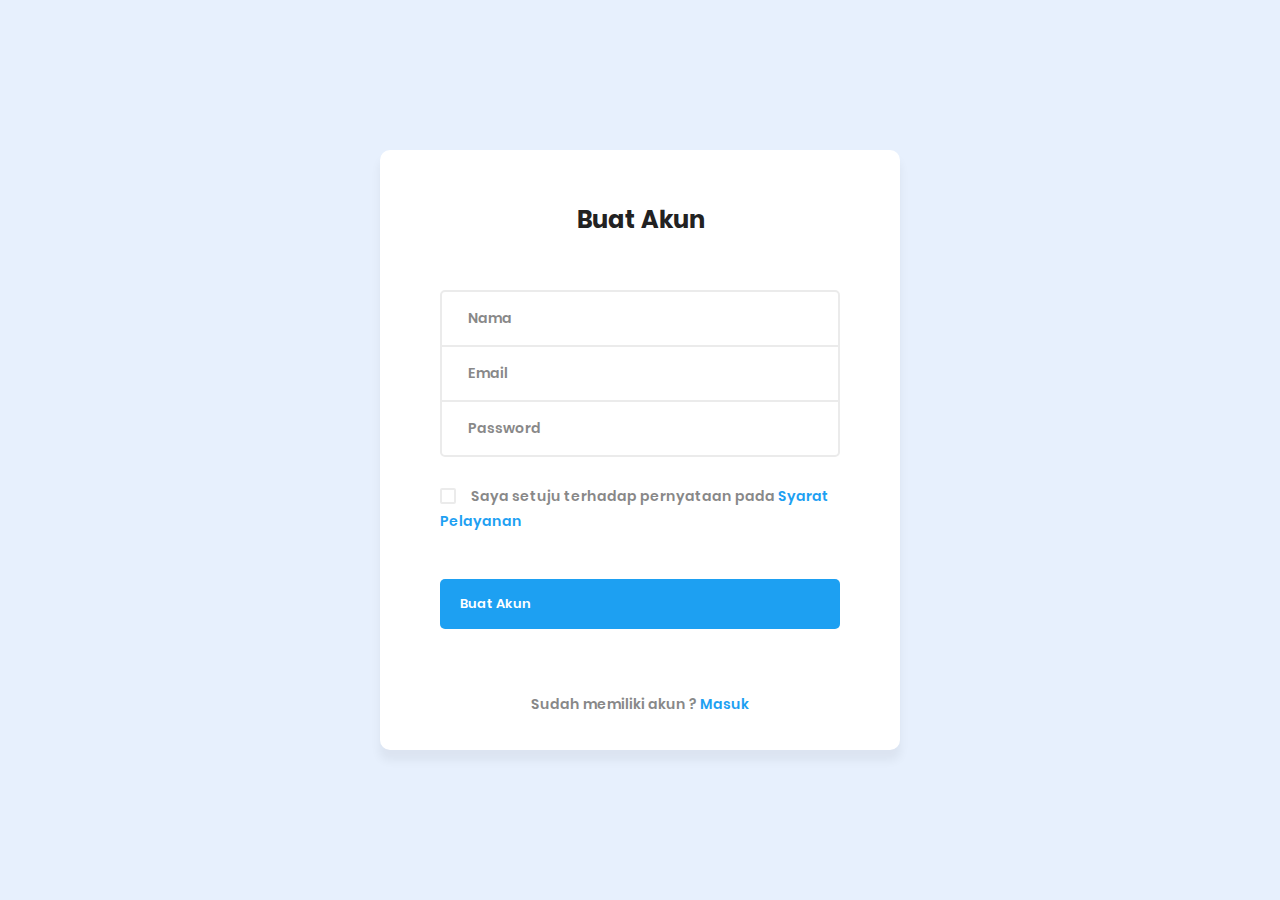
<file: register.html>
<!DOCTYPE html>
<html lang="en">

<head>
    <meta charset="UTF-8">
    <meta name="viewport" content="width=device-width, initial-scale=1.0">
    <meta http-equiv="X-UA-Compatible" content="ie=edge">
    <title>Properti.in</title>
    <link rel="icon" type="image/x-icon" href="assets/p.png"/>
    <!-- Font Icon -->
    <link rel="stylesheet" href="fonts/material-icon/css/material-design-iconic-font.min.css">

    <!-- Main css -->
    <link rel="stylesheet" href="css/style.css">

    <script src="https://ajax.googleapis.com/ajax/libs/jquery/3.5.1/jquery.min.js"></script>

    <style>
        #submit {
            cursor: pointer;
        }
    </style>

    <!-- Latest compiled and minified CSS -->
    <!-- <link href="https://cdn.jsdelivr.net/npm/bootstrap@5.1.2/dist/css/bootstrap.min.css" rel="stylesheet">
    <script src="https://cdn.jsdelivr.net/npm/bootstrap@5.1.2/dist/js/bootstrap.bundle.min.js"></script> -->
</head>

<body>

<div class="main">

    <div class="container">
        <div class="sign-up-content">
            <form action="" class="signup-form">
                <h2 class="form-title">Buat Akun</h2>

                <div class="form-textbox">
                    <label for="name">Nama</label>
                    <input type="text" name="name" id="name" required/>
                </div>

                <div class="form-textbox">
                    <label for="email">Email</label>
                    <input type="email" name="email" id="email" required/>
                </div>

                <div class="form-textbox">
                    <label for="pass">Password</label>
                    <input type="password" name="pass" id="pass" required/>
                </div>

                <div class="form-group">
                    <input type="checkbox" name="agree-term" id="agree-term" class="agree-term"/>
                    <label for="agree-term" class="label-agree-term"><span><span></span></span>Saya setuju terhadap
                        pernyataan pada <a href="#" class="term-service">Syarat Pelayanan</a></label>
                </div>
                <span class="alert d-none" id="alert">Silahkan centang persetujuan anda</span>
                <div class="form-textbox">
                    <input onclick="isChecked()" name="submit" id="submit" class="submit" value="Buat Akun"/>
                </div>
            </form>

            <p class="loginhere">
                Sudah memiliki akun ?<a href="http://bafrontend.gerrysihaj.com/" class="loginhere-link"> Masuk</a>
            </p>
        </div>
    </div>

</div>

</body><!-- This templates was made by Colorlib (https://colorlib.com) -->

</html>

<script>
	function reg () {
		let name = document.getElementById('name').value
		let email = document.getElementById('email').value
		let pass = document.getElementById('pass').value
		let body = {
			'name': name,
			'email': email,
			'password': pass
		}

		$.ajax({
			url: 'http://bapi.gerrysihaj.com/api/register',
			type: 'POST',
			data: body,
			headers: {
				'Access-Control-Allow-Origin': '*'
			},
			success: function (data) {
				console.log('yeyyy')
				console.log(data)
			}
		})
	}

	function isChecked () {
		let check = document.getElementById('agree-term').checked
		if (check == true) {
			reg()
			return true
		}
		$('#alert').removeClass('d-none')
		return false
	}

</script>
</file>
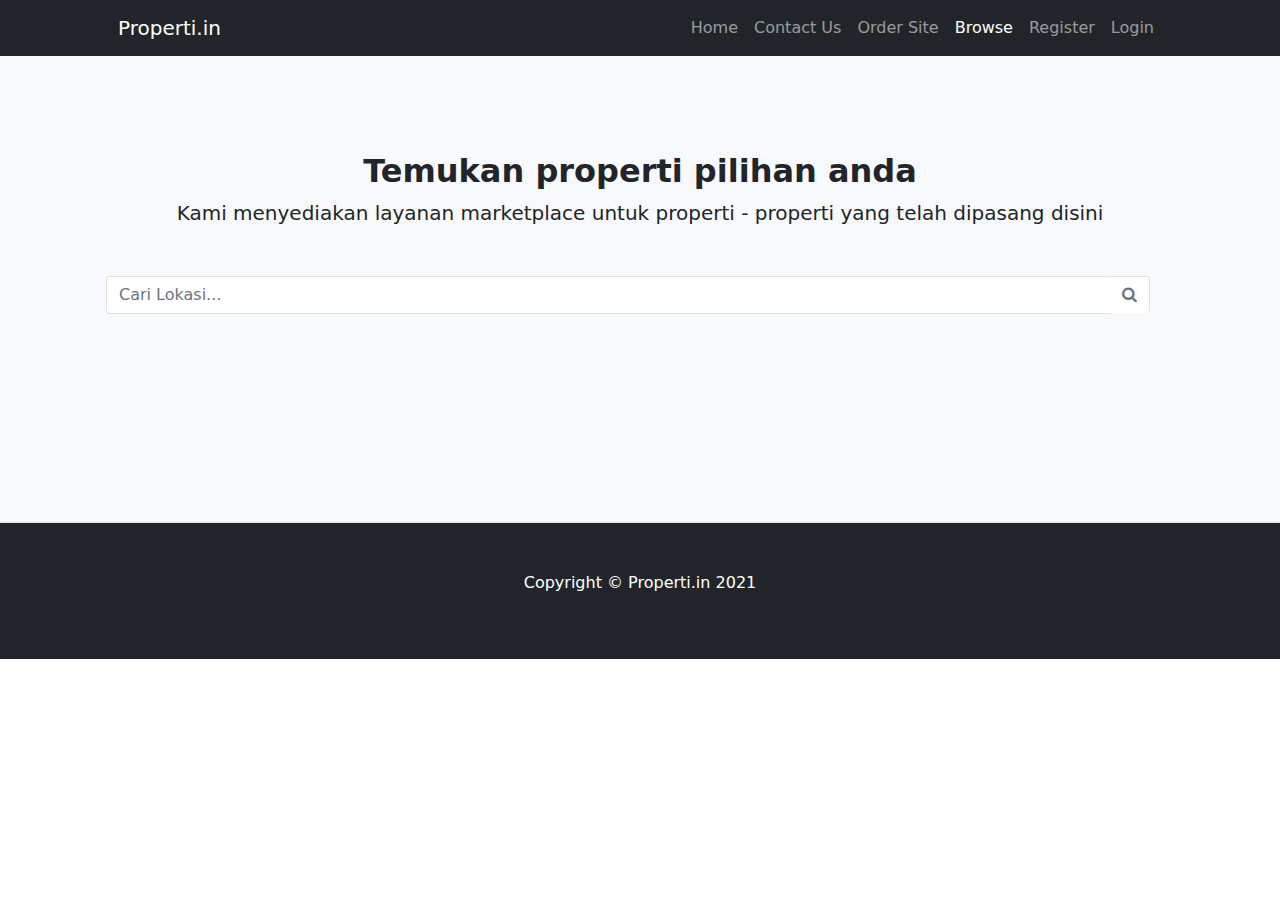
<file: search-property.html>
<!DOCTYPE html>
<html lang="en">

<head>
    <meta charset="utf-8" />
    <meta name="viewport" content="width=device-width, initial-scale=1, shrink-to-fit=no" />
    <meta name="description" content="" />
    <meta name="author" content="" />
    <title>Properti.in</title>
    <!-- Favicon-->
    <link rel="icon" type="image/x-icon" href="assets/p.png" />
    <!-- Bootstrap icons-->
    <link href="https://cdn.jsdelivr.net/npm/bootstrap-icons@1.4.1/font/bootstrap-icons.css" rel="stylesheet" />
    <!-- Core theme CSS (includes Bootstrap)-->
    <link href="css/styles.css" rel="stylesheet" />
    <!-- Jquery -->
    <script src="https://ajax.googleapis.com/ajax/libs/jquery/3.5.1/jquery.min.js"></script>
    <!-- Font Awesome -->
    <link rel="stylesheet" href="https://cdnjs.cloudflare.com/ajax/libs/font-awesome/4.7.0/css/font-awesome.min.css">
</head>

<body>
    <!-- Responsive navbar-->
    <nav class="navbar navbar-expand-lg navbar-dark bg-dark">
        <div class="container px-5">
            <a class="navbar-brand" href="index.html">Properti.in</a>
            <button class="navbar-toggler" type="button" data-bs-toggle="collapse"
                data-bs-target="#navbarSupportedContent" aria-controls="navbarSupportedContent" aria-expanded="false"
                aria-label="Toggle navigation"><span class="navbar-toggler-icon"></span></button>
            <div class="collapse navbar-collapse" id="navbarSupportedContent">
                <ul class="navbar-nav ms-auto mb-2 mb-lg-0">
                    <li class="nav-item"><a class="nav-link" aria-current="page" href="index.html">Home</a></li>
                    <li class="nav-item"><a class="nav-link" href="index.html#contact">Contact Us</a></li>
                    <li class="nav-item"><a class="nav-link" href="form-pembayaran.html">Order Site</a></li>
                    <li class="nav-item"><a class="nav-link active" href="browse-property.html">Browse</a></li>
                    <li class="nav-item"><a class="nav-link" href="register.html">Register</a></li>
                    <li class="nav-item"><a class="nav-link" href="http://bafrontend.gerrysihaj.com/">Login</a></li>
                </ul>
            </div>
        </div>
    </nav>


    <!-- Gallery-->
    <section class="bg-light py-5 border-bottom">
        <div class="container px-5 my-5">
            <div class="text-center mb-5">
                <h2 class="fw-bolder">Temukan properti pilihan anda</h2>
                <p class="lead mb-0">Kami menyediakan layanan marketplace untuk properti - properti yang telah dipasang
                    disini</p>
            </div>
            <div class="row gx-5">
                <div class="row mb-4">
                    <div class="mx-auto">
                        <div class="input-group">
                            <input class="form-control border-end-0 border" type="search" id="search"
                                placeholder="Cari Lokasi...">
                            <span class="input-group-append">
                                <button
                                    class="btn btn-outline-secondary bg-white border-start-0 border-bottom-0 border ms-n5"
                                    type="button" onclick="search()">
                                    <i class="fa fa-search"></i>
                                </button>
                            </span>
                        </div>
                    </div>
                </div>
                <div class="row mb-4">
                    <div class="text-center mb-5">
                        <p id="srch"></p>
                    </div>
                </div>
                <div class="row" id="galery">


                </div>
            </div>
        </div>
    </section>

    <!-- Footer-->
    <footer class="py-5 bg-dark">
        <div class="container px-5">
            <p class=" text-center text-white">Copyright &copy; Properti.in 2021</p>
        </div>
    </footer>
    <!-- Bootstrap core JS-->
    <script src="https://cdn.jsdelivr.net/npm/bootstrap@5.1.3/dist/js/bootstrap.bundle.min.js"></script>
    <!-- Core theme JS-->
    <script src="js/scripts.js"></script>

</body>

<script>
    let queryString = decodeURIComponent(window.location.search);
    queryString = queryString.substring(1);
    let searchLoc = queryString.split("=")[1].toLowerCase();

    let items = "";

    let htmlItem1 = "<div class='col-xl-3 col-lg-4 col-md-6 mb-4'><div class='bg-white rounded shadow-sm'><a href='";
    let htmlItem2 = "'><img src='";
    let htmlItem3 = "' alt='' class='img-fluid card-img-top'></a><div class='p-2'><p class='small text-muted mb-0'><i class='fa fa-map-marker' aria-hidden='true'></i> ";
    let htmlItem4 = "</p></div></div></div>"

    $.ajax({
        url: "http://bapi.gerrysihaj.com/api/list_all_environment",
        type: "GET",
        contentType: "application/json",
        success: function (data) {
            data.forEach(element => {
                console.log(searchLoc);
                console.log(element['location'].toLowerCase());
                if (element['location'].toLowerCase().includes(searchLoc)) {
                    items += (htmlItem1 + 'detail-property.html?id=' + element['id'] + htmlItem2)
                    if (element['panoramas'].length > 0) {
                        items += ('http://bapi.gerrysihaj.com/api/panorama_image?path=' + element['panoramas'][0]['image_name']);
                    }
                    else {
                        items += 'assets/no-image.jpg';
                    }
                    items += (htmlItem3 + element['location'] + htmlItem4);
                }
            });
            let galery = document.getElementById('galery');
            galery.innerHTML = items;

            if (items == "") {
                document.getElementById('srch').innerHTML = "Properti tidak ditemukan";
            }
            else {
                document.getElementById('srch').innerHTML = "Menampilkan hasil untuk <strong>" + searchLoc + "</strong>";
            }
        }
    });

    function search() {
        let loc = document.getElementById('search').value;
        location.replace('search-property.html?search=' + loc);
    }

</script>

</html>
</file>
<file: css/style.css>
/* @extend display-flex; */
display-flex {
  display: flex;
  display: -webkit-flex; }

/* @extend list-type-ulli; */
list-type-ulli {
  list-style-type: none;
  margin: 0;
  padding: 0; }

/* poppins-300 - latin */
@font-face {
  font-family: 'Poppins';
  font-style: normal;
  font-weight: 300;
  src: url("../fonts/poppins/poppins-v5-latin-300.eot");
  /* IE9 Compat Modes */
  src: local("Poppins Light"), local("Poppins-Light"), url("../fonts/poppins/poppins-v5-latin-300.eot?#iefix") format("embedded-opentype"), url("../fonts/poppins/poppins-v5-latin-300.woff2") format("woff2"), url("../fonts/poppins/poppins-v5-latin-300.woff") format("woff"), url("../fonts/poppins/poppins-v5-latin-300.ttf") format("truetype"), url("../fonts/poppins/poppins-v5-latin-300.svg#Poppins") format("svg");
  /* Legacy iOS */ }
/* poppins-300italic - latin */
@font-face {
  font-family: 'Poppins';
  font-style: italic;
  font-weight: 300;
  src: url("../fonts/poppins/poppins-v5-latin-300italic.eot");
  /* IE9 Compat Modes */
  src: local("Poppins Light Italic"), local("Poppins-LightItalic"), url("../fonts/poppins/poppins-v5-latin-300italic.eot?#iefix") format("embedded-opentype"), url("../fonts/poppins/poppins-v5-latin-300italic.woff2") format("woff2"), url("../fonts/poppins/poppins-v5-latin-300italic.woff") format("woff"), url("../fonts/poppins/poppins-v5-latin-300italic.ttf") format("truetype"), url("../fonts/poppins/poppins-v5-latin-300italic.svg#Poppins") format("svg");
  /* Legacy iOS */ }
/* poppins-regular - latin */
@font-face {
  font-family: 'Poppins';
  font-style: normal;
  font-weight: 400;
  src: url("../fonts/poppins/poppins-v5-latin-regular.eot");
  /* IE9 Compat Modes */
  src: local("Poppins Regular"), local("Poppins-Regular"), url("../fonts/poppins/poppins-v5-latin-regular.eot?#iefix") format("embedded-opentype"), url("../fonts/poppins/poppins-v5-latin-regular.woff2") format("woff2"), url("../fonts/poppins/poppins-v5-latin-regular.woff") format("woff"), url("../fonts/poppins/poppins-v5-latin-regular.ttf") format("truetype"), url("../fonts/poppins/poppins-v5-latin-regular.svg#Poppins") format("svg");
  /* Legacy iOS */ }
/* poppins-italic - latin */
@font-face {
  font-family: 'Poppins';
  font-style: italic;
  font-weight: 400;
  src: url("../fonts/poppins/poppins-v5-latin-italic.eot");
  /* IE9 Compat Modes */
  src: local("Poppins Italic"), local("Poppins-Italic"), url("../fonts/poppins/poppins-v5-latin-italic.eot?#iefix") format("embedded-opentype"), url("../fonts/poppins/poppins-v5-latin-italic.woff2") format("woff2"), url("../fonts/poppins/poppins-v5-latin-italic.woff") format("woff"), url("../fonts/poppins/poppins-v5-latin-italic.ttf") format("truetype"), url("../fonts/poppins/poppins-v5-latin-italic.svg#Poppins") format("svg");
  /* Legacy iOS */ }
/* poppins-500 - latin */
@font-face {
  font-family: 'Poppins';
  font-style: normal;
  font-weight: 500;
  src: url("../fonts/poppins/poppins-v5-latin-500.eot");
  /* IE9 Compat Modes */
  src: local("Poppins Medium"), local("Poppins-Medium"), url("../fonts/poppins/poppins-v5-latin-500.eot?#iefix") format("embedded-opentype"), url("../fonts/poppins/poppins-v5-latin-500.woff2") format("woff2"), url("../fonts/poppins/poppins-v5-latin-500.woff") format("woff"), url("../fonts/poppins/poppins-v5-latin-500.ttf") format("truetype"), url("../fonts/poppins/poppins-v5-latin-500.svg#Poppins") format("svg");
  /* Legacy iOS */ }
/* poppins-500italic - latin */
@font-face {
  font-family: 'Poppins';
  font-style: italic;
  font-weight: 500;
  src: url("../fonts/poppins/poppins-v5-latin-500italic.eot");
  /* IE9 Compat Modes */
  src: local("Poppins Medium Italic"), local("Poppins-MediumItalic"), url("../fonts/poppins/poppins-v5-latin-500italic.eot?#iefix") format("embedded-opentype"), url("../fonts/poppins/poppins-v5-latin-500italic.woff2") format("woff2"), url("../fonts/poppins/poppins-v5-latin-500italic.woff") format("woff"), url("../fonts/poppins/poppins-v5-latin-500italic.ttf") format("truetype"), url("../fonts/poppins/poppins-v5-latin-500italic.svg#Poppins") format("svg");
  /* Legacy iOS */ }
/* poppins-600 - latin */
@font-face {
  font-family: 'Poppins';
  font-style: normal;
  font-weight: 600;
  src: url("../fonts/poppins/poppins-v5-latin-600.eot");
  /* IE9 Compat Modes */
  src: local("Poppins SemiBold"), local("Poppins-SemiBold"), url("../fonts/poppins/poppins-v5-latin-600.eot?#iefix") format("embedded-opentype"), url("../fonts/poppins/poppins-v5-latin-600.woff2") format("woff2"), url("../fonts/poppins/poppins-v5-latin-600.woff") format("woff"), url("../fonts/poppins/poppins-v5-latin-600.ttf") format("truetype"), url("../fonts/poppins/poppins-v5-latin-600.svg#Poppins") format("svg");
  /* Legacy iOS */ }
/* poppins-700 - latin */
@font-face {
  font-family: 'Poppins';
  font-style: normal;
  font-weight: 700;
  src: url("../fonts/poppins/poppins-v5-latin-700.eot");
  /* IE9 Compat Modes */
  src: local("Poppins Bold"), local("Poppins-Bold"), url("../fonts/poppins/poppins-v5-latin-700.eot?#iefix") format("embedded-opentype"), url("../fonts/poppins/poppins-v5-latin-700.woff2") format("woff2"), url("../fonts/poppins/poppins-v5-latin-700.woff") format("woff"), url("../fonts/poppins/poppins-v5-latin-700.ttf") format("truetype"), url("../fonts/poppins/poppins-v5-latin-700.svg#Poppins") format("svg");
  /* Legacy iOS */ }
/* poppins-700italic - latin */
@font-face {
  font-family: 'Poppins';
  font-style: italic;
  font-weight: 700;
  src: url("../fonts/poppins/poppins-v5-latin-700italic.eot");
  /* IE9 Compat Modes */
  src: local("Poppins Bold Italic"), local("Poppins-BoldItalic"), url("../fonts/poppins/poppins-v5-latin-700italic.eot?#iefix") format("embedded-opentype"), url("../fonts/poppins/poppins-v5-latin-700italic.woff2") format("woff2"), url("../fonts/poppins/poppins-v5-latin-700italic.woff") format("woff"), url("../fonts/poppins/poppins-v5-latin-700italic.ttf") format("truetype"), url("../fonts/poppins/poppins-v5-latin-700italic.svg#Poppins") format("svg");
  /* Legacy iOS */ }
/* poppins-800 - latin */
@font-face {
  font-family: 'Poppins';
  font-style: normal;
  font-weight: 800;
  src: url("../fonts/poppins/poppins-v5-latin-800.eot");
  /* IE9 Compat Modes */
  src: local("Poppins ExtraBold"), local("Poppins-ExtraBold"), url("../fonts/poppins/poppins-v5-latin-800.eot?#iefix") format("embedded-opentype"), url("../fonts/poppins/poppins-v5-latin-800.woff2") format("woff2"), url("../fonts/poppins/poppins-v5-latin-800.woff") format("woff"), url("../fonts/poppins/poppins-v5-latin-800.ttf") format("truetype"), url("../fonts/poppins/poppins-v5-latin-800.svg#Poppins") format("svg");
  /* Legacy iOS */ }
/* poppins-800italic - latin */
@font-face {
  font-family: 'Poppins';
  font-style: italic;
  font-weight: 800;
  src: url("../fonts/poppins/poppins-v5-latin-800italic.eot");
  /* IE9 Compat Modes */
  src: local("Poppins ExtraBold Italic"), local("Poppins-ExtraBoldItalic"), url("../fonts/poppins/poppins-v5-latin-800italic.eot?#iefix") format("embedded-opentype"), url("../fonts/poppins/poppins-v5-latin-800italic.woff2") format("woff2"), url("../fonts/poppins/poppins-v5-latin-800italic.woff") format("woff"), url("../fonts/poppins/poppins-v5-latin-800italic.ttf") format("truetype"), url("../fonts/poppins/poppins-v5-latin-800italic.svg#Poppins") format("svg");
  /* Legacy iOS */ }
/* poppins-900 - latin */
@font-face {
  font-family: 'Poppins';
  font-style: normal;
  font-weight: 900;
  src: url("../fonts/poppins/poppins-v5-latin-900.eot");
  /* IE9 Compat Modes */
  src: local("Poppins Black"), local("Poppins-Black"), url("../fonts/poppins/poppins-v5-latin-900.eot?#iefix") format("embedded-opentype"), url("../fonts/poppins/poppins-v5-latin-900.woff2") format("woff2"), url("../fonts/poppins/poppins-v5-latin-900.woff") format("woff"), url("../fonts/poppins/poppins-v5-latin-900.ttf") format("truetype"), url("../fonts/poppins/poppins-v5-latin-900.svg#Poppins") format("svg");
  /* Legacy iOS */ }
a:focus, a:active {
  text-decoration: none;
  outline: none;
  transition: all 300ms ease 0s;
  -moz-transition: all 300ms ease 0s;
  -webkit-transition: all 300ms ease 0s;
  -o-transition: all 300ms ease 0s;
  -ms-transition: all 300ms ease 0s; }

input, select, textarea {
  outline: none;
  appearance: unset !important;
  -moz-appearance: unset !important;
  -webkit-appearance: unset !important;
  -o-appearance: unset !important;
  -ms-appearance: unset !important; }

input::-webkit-outer-spin-button, input::-webkit-inner-spin-button {
  appearance: none !important;
  -moz-appearance: none !important;
  -webkit-appearance: none !important;
  -o-appearance: none !important;
  -ms-appearance: none !important;
  margin: 0; }

input:focus, select:focus, textarea:focus {
  outline: none;
  box-shadow: none !important;
  -moz-box-shadow: none !important;
  -webkit-box-shadow: none !important;
  -o-box-shadow: none !important;
  -ms-box-shadow: none !important; }

input[type=checkbox] {
  appearance: checkbox !important;
  -moz-appearance: checkbox !important;
  -webkit-appearance: checkbox !important;
  -o-appearance: checkbox !important;
  -ms-appearance: checkbox !important; }

input[type=radio] {
  appearance: radio !important;
  -moz-appearance: radio !important;
  -webkit-appearance: radio !important;
  -o-appearance: radio !important;
  -ms-appearance: radio !important; }

img {
  max-width: 100%;
  height: auto; }

figure {
  margin: 0; }

p {
  margin-bottom: 0px; }

h2 {
  line-height: 2.5;
  margin: 0;
  padding: 0;
  font-weight: bold;
  color: #222;
  font-family: Poppins;
  font-size: 24px;
  text-align: center;
  margin-bottom: 40px; }

.clear {
  clear: both; }

body {
  font-size: 14px;
  line-height: 1.8;
  color: #222;
  background: #e7f0fd;
  font-weight: 600;
  font-family: Poppins;
  margin: 0px; }

.main {
  padding: 150px 0;
  position: relative; }

h1 {
  position: absolute;
  font-weight: 700;
  font-size: 174px;
  color: #fff;
  opacity: 0.5;
  right: 105px;
  top: 45px;
  top: -149px;
  z-index: 9; }

.container {
  width: 520px;
  background: #fff;
  margin: 0 auto;
  box-shadow: 0px 10px 9.9px 0.1px rgba(0, 0, 0, 0.05);
  -moz-box-shadow: 0px 10px 9.9px 0.1px rgba(0, 0, 0, 0.05);
  -webkit-box-shadow: 0px 10px 9.9px 0.1px rgba(0, 0, 0, 0.05);
  -o-box-shadow: 0px 10px 9.9px 0.1px rgba(0, 0, 0, 0.05);
  -ms-box-shadow: 0px 10px 9.9px 0.1px rgba(0, 0, 0, 0.05);
  border-radius: 10px;
  -moz-border-radius: 10px;
  -webkit-border-radius: 10px;
  -o-border-radius: 10px;
  -ms-border-radius: 10px; }

.sign-up-content {
  padding: 40px 60px 32px 60px;
  position: relative;
  z-index: 99; }

.form-radio {
  margin: 0 -10px;
  margin-bottom: 40px; }
  .form-radio input {
    width: 0;
    height: 0;
    position: absolute;
    left: -9999px; }
  .form-radio input + label {
    margin: 0 8px;
    padding: 11px 31px;
    box-sizing: border-box;
    position: relative;
    display: inline-block;
    border: solid 2px #ebebeb;
    background-color: #FFF;
    font-size: 14px;
    font-weight: 600;
    color: #888;
    text-align: center;
    transition: border-color .15s ease-out,  color .25s ease-out,  background-color .15s ease-out, box-shadow .15s ease-out;
    border-radius: 5px;
    -moz-border-radius: 5px;
    -webkit-border-radius: 5px;
    -o-border-radius: 5px;
    -ms-border-radius: 5px; }
  .form-radio input:checked + label {
    background-color: #1da0f2;
    color: #FFF;
    border-color: #1da0f2;
    z-index: 1; }
  .form-radio input:focus + label {
    outline: none; }
  .form-radio input:hover {
    background-color: #1da0f2;
    color: #FFF;
    border-color: #1da0f2; }

input {
  border: solid 2px #ebebeb;
  box-sizing: border-box;
  width: 100%;
  font-weight: 700;
  font-size: 14px;
  font-family: Poppins;
  padding: 16px 30px 16px 140px; }

.form-textbox {
  position: relative; }
  .form-textbox label {
    position: absolute;
    left: 28px;
    top: 50%;
    transform: translateY(-50%);
    -moz-transform: translateY(-50%);
    -webkit-transform: translateY(-50%);
    -o-transform: translateY(-50%);
    -ms-transform: translateY(-50%);
    font-weight: 600;
    color: #888;
    font-size: 14px; }

#name {
  border-top-left-radius: 5px;
  border-top-right-radius: 5px; }

#pass {
  border-bottom-left-radius: 5px;
  border-bottom-right-radius: 5px; }

#email {
  border: none;
  border-left: solid 2px #ebebeb;
  border-right: solid 2px #ebebeb; }

input[type=checkbox]:not(old) {
  width: 2em;
  margin: 0;
  padding: 0;
  font-size: 1em;
  display: none; }

input[type=checkbox]:not(old) + label {
  display: inline-block;
  margin-top: 27px;
  margin-bottom: 45px; }

input[type=checkbox]:not(old) + label > span {
  display: inline-block;
  width: 12px;
  height: 12px;
  margin-right: 15px;
  margin-bottom: 5px;
  border: 2px solid #ebebeb;
  border-radius: 2px;
  -moz-border-radius: 2px;
  -webkit-border-radius: 2px;
  -o-border-radius: 2px;
  -ms-border-radius: 2px;
  background: white;
  background-image: -moz-linear-gradient(white, white);
  background-image: -ms-linear-gradient(white, white);
  background-image: -o-linear-gradient(white, white);
  background-image: -webkit-linear-gradient(white, white);
  background-image: linear-gradient(white, white);
  vertical-align: bottom; }

input[type=checkbox]:not(old):checked + label > span {
  background-image: -moz-linear-gradient(white, white);
  background-image: -ms-linear-gradient(white, white);
  background-image: -o-linear-gradient(white, white);
  background-image: -webkit-linear-gradient(white, white);
  background-image: linear-gradient(white, white); }

input[type=checkbox]:not(old):checked + label > span:before {
  content: '\f26b';
  display: block;
  color: #222;
  font-size: 11px;
  line-height: 1.1;
  text-align: center;
  font-family: 'Material-Design-Iconic-Font';
  font-weight: bold; }

.label-agree-term {
  color: #888; }

.term-service {
  color: #1da0f2;
  text-decoration: none; }
  .term-service:hover {
    text-decoration: underline; }

.submit {
  background: #1da0f2;
  color: #FFF;
  border: none;
  padding: 15px 20px;
  font-size: 13px;
  font-weight: 600;
  font-family: Poppins;
  border-radius: 5px;
  -moz-border-radius: 5px;
  -webkit-border-radius: 5px;
  -o-border-radius: 5px;
  -ms-border-radius: 5px; }
  .submit:hover {
    background: #0c85d0; }

.loginhere {
  text-align: center;
  color: #888;
  margin-top: 63px; }

.loginhere-link {
  color: #1da0f2;
  text-decoration: none; }
  .loginhere-link:hover {
    text-decoration: underline; }

input:-webkit-autofill {
  -webkit-box-shadow: 0 0 0 30px white inset; }

@media screen and (max-width: 768px) {
  .container {
    width: calc( 100% - 30px);
    max-width: 100%; } }
@media screen and (max-width: 575px) {
  .sign-up-content {
    padding: 40px 20px 32px 20px; }

  .form-radio input + label {
    display: block;
    margin-bottom: 10px; } }
@media screen and (max-width: 400px) {
  .form-textbox label {
    left: 15px; }

  input {
    padding: 16px 30px 16px 100px; } }

/*# sourceMappingURL=style.css.map */

.alert {
  color: red;
  font-size: 12px;
}

.d-none {
  display: none;
}

.d-all {
  display: block;
}
</file>
<file: fonts/material-icon/css/material-design-iconic-font.min.css>
@font-face{font-family:Material-Design-Iconic-Font;src:url(../fonts/Material-Design-Iconic-Font.woff2?v=2.2.0) format('woff2'),url(../fonts/Material-Design-Iconic-Font.woff?v=2.2.0) format('woff'),url(../fonts/Material-Design-Iconic-Font.ttf?v=2.2.0) format('truetype')}.zmdi{display:inline-block;font:normal normal normal 14px/1 'Material-Design-Iconic-Font';font-size:inherit;text-rendering:auto;-webkit-font-smoothing:antialiased;-moz-osx-font-smoothing:grayscale}.zmdi-hc-lg{font-size:1.33333333em;line-height:.75em;vertical-align:-15%}.zmdi-hc-2x{font-size:2em}.zmdi-hc-3x{font-size:3em}.zmdi-hc-4x{font-size:4em}.zmdi-hc-5x{font-size:5em}.zmdi-hc-fw{width:1.28571429em;text-align:center}.zmdi-hc-ul{padding-left:0;margin-left:2.14285714em;list-style-type:none}.zmdi-hc-ul>li{position:relative}.zmdi-hc-li{position:absolute;left:-2.14285714em;width:2.14285714em;top:.14285714em;text-align:center}.zmdi-hc-li.zmdi-hc-lg{left:-1.85714286em}.zmdi-hc-border{padding:.1em .25em;border:solid .1em #9e9e9e;border-radius:2px}.zmdi-hc-border-circle{padding:.1em .25em;border:solid .1em #9e9e9e;border-radius:50%}.zmdi.pull-left{float:left;margin-right:.15em}.zmdi.pull-right{float:right;margin-left:.15em}.zmdi-hc-spin{-webkit-animation:zmdi-spin 1.5s infinite linear;animation:zmdi-spin 1.5s infinite linear}.zmdi-hc-spin-reverse{-webkit-animation:zmdi-spin-reverse 1.5s infinite linear;animation:zmdi-spin-reverse 1.5s infinite linear}@-webkit-keyframes zmdi-spin{0%{-webkit-transform:rotate(0deg);transform:rotate(0deg)}100%{-webkit-transform:rotate(359deg);transform:rotate(359deg)}}@keyframes zmdi-spin{0%{-webkit-transform:rotate(0deg);transform:rotate(0deg)}100%{-webkit-transform:rotate(359deg);transform:rotate(359deg)}}@-webkit-keyframes zmdi-spin-reverse{0%{-webkit-transform:rotate(0deg);transform:rotate(0deg)}100%{-webkit-transform:rotate(-359deg);transform:rotate(-359deg)}}@keyframes zmdi-spin-reverse{0%{-webkit-transform:rotate(0deg);transform:rotate(0deg)}100%{-webkit-transform:rotate(-359deg);transform:rotate(-359deg)}}.zmdi-hc-rotate-90{-webkit-transform:rotate(90deg);-ms-transform:rotate(90deg);transform:rotate(90deg)}.zmdi-hc-rotate-180{-webkit-transform:rotate(180deg);-ms-transform:rotate(180deg);transform:rotate(180deg)}.zmdi-hc-rotate-270{-webkit-transform:rotate(270deg);-ms-transform:rotate(270deg);transform:rotate(270deg)}.zmdi-hc-flip-horizontal{-webkit-transform:scale(-1,1);-ms-transform:scale(-1,1);transform:scale(-1,1)}.zmdi-hc-flip-vertical{-webkit-transform:scale(1,-1);-ms-transform:scale(1,-1);transform:scale(1,-1)}.zmdi-hc-stack{position:relative;display:inline-block;width:2em;height:2em;line-height:2em;vertical-align:middle}.zmdi-hc-stack-1x,.zmdi-hc-stack-2x{position:absolute;left:0;width:100%;text-align:center}.zmdi-hc-stack-1x{line-height:inherit}.zmdi-hc-stack-2x{font-size:2em}.zmdi-hc-inverse{color:#fff}.zmdi-3d-rotation:before{content:'\f101'}.zmdi-airplane-off:before{content:'\f102'}.zmdi-airplane:before{content:'\f103'}.zmdi-album:before{content:'\f104'}.zmdi-archive:before{content:'\f105'}.zmdi-assignment-account:before{content:'\f106'}.zmdi-assignment-alert:before{content:'\f107'}.zmdi-assignment-check:before{content:'\f108'}.zmdi-assignment-o:before{content:'\f109'}.zmdi-assignment-return:before{content:'\f10a'}.zmdi-assignment-returned:before{content:'\f10b'}.zmdi-assignment:before{content:'\f10c'}.zmdi-attachment-alt:before{content:'\f10d'}.zmdi-attachment:before{content:'\f10e'}.zmdi-audio:before{content:'\f10f'}.zmdi-badge-check:before{content:'\f110'}.zmdi-balance-wallet:before{content:'\f111'}.zmdi-balance:before{content:'\f112'}.zmdi-battery-alert:before{content:'\f113'}.zmdi-battery-flash:before{content:'\f114'}.zmdi-battery-unknown:before{content:'\f115'}.zmdi-battery:before{content:'\f116'}.zmdi-bike:before{content:'\f117'}.zmdi-block-alt:before{content:'\f118'}.zmdi-block:before{content:'\f119'}.zmdi-boat:before{content:'\f11a'}.zmdi-book-image:before{content:'\f11b'}.zmdi-book:before{content:'\f11c'}.zmdi-bookmark-outline:before{content:'\f11d'}.zmdi-bookmark:before{content:'\f11e'}.zmdi-brush:before{content:'\f11f'}.zmdi-bug:before{content:'\f120'}.zmdi-bus:before{content:'\f121'}.zmdi-cake:before{content:'\f122'}.zmdi-car-taxi:before{content:'\f123'}.zmdi-car-wash:before{content:'\f124'}.zmdi-car:before{content:'\f125'}.zmdi-card-giftcard:before{content:'\f126'}.zmdi-card-membership:before{content:'\f127'}.zmdi-card-travel:before{content:'\f128'}.zmdi-card:before{content:'\f129'}.zmdi-case-check:before{content:'\f12a'}.zmdi-case-download:before{content:'\f12b'}.zmdi-case-play:before{content:'\f12c'}.zmdi-case:before{content:'\f12d'}.zmdi-cast-connected:before{content:'\f12e'}.zmdi-cast:before{content:'\f12f'}.zmdi-chart-donut:before{content:'\f130'}.zmdi-chart:before{content:'\f131'}.zmdi-city-alt:before{content:'\f132'}.zmdi-city:before{content:'\f133'}.zmdi-close-circle-o:before{content:'\f134'}.zmdi-close-circle:before{content:'\f135'}.zmdi-close:before{content:'\f136'}.zmdi-cocktail:before{content:'\f137'}.zmdi-code-setting:before{content:'\f138'}.zmdi-code-smartphone:before{content:'\f139'}.zmdi-code:before{content:'\f13a'}.zmdi-coffee:before{content:'\f13b'}.zmdi-collection-bookmark:before{content:'\f13c'}.zmdi-collection-case-play:before{content:'\f13d'}.zmdi-collection-folder-image:before{content:'\f13e'}.zmdi-collection-image-o:before{content:'\f13f'}.zmdi-collection-image:before{content:'\f140'}.zmdi-collection-item-1:before{content:'\f141'}.zmdi-collection-item-2:before{content:'\f142'}.zmdi-collection-item-3:before{content:'\f143'}.zmdi-collection-item-4:before{content:'\f144'}.zmdi-collection-item-5:before{content:'\f145'}.zmdi-collection-item-6:before{content:'\f146'}.zmdi-collection-item-7:before{content:'\f147'}.zmdi-collection-item-8:before{content:'\f148'}.zmdi-collection-item-9-plus:before{content:'\f149'}.zmdi-collection-item-9:before{content:'\f14a'}.zmdi-collection-item:before{content:'\f14b'}.zmdi-collection-music:before{content:'\f14c'}.zmdi-collection-pdf:before{content:'\f14d'}.zmdi-collection-plus:before{content:'\f14e'}.zmdi-collection-speaker:before{content:'\f14f'}.zmdi-collection-text:before{content:'\f150'}.zmdi-collection-video:before{content:'\f151'}.zmdi-compass:before{content:'\f152'}.zmdi-cutlery:before{content:'\f153'}.zmdi-delete:before{content:'\f154'}.zmdi-dialpad:before{content:'\f155'}.zmdi-dns:before{content:'\f156'}.zmdi-drink:before{content:'\f157'}.zmdi-edit:before{content:'\f158'}.zmdi-email-open:before{content:'\f159'}.zmdi-email:before{content:'\f15a'}.zmdi-eye-off:before{content:'\f15b'}.zmdi-eye:before{content:'\f15c'}.zmdi-eyedropper:before{content:'\f15d'}.zmdi-favorite-outline:before{content:'\f15e'}.zmdi-favorite:before{content:'\f15f'}.zmdi-filter-list:before{content:'\f160'}.zmdi-fire:before{content:'\f161'}.zmdi-flag:before{content:'\f162'}.zmdi-flare:before{content:'\f163'}.zmdi-flash-auto:before{content:'\f164'}.zmdi-flash-off:before{content:'\f165'}.zmdi-flash:before{content:'\f166'}.zmdi-flip:before{content:'\f167'}.zmdi-flower-alt:before{content:'\f168'}.zmdi-flower:before{content:'\f169'}.zmdi-font:before{content:'\f16a'}.zmdi-fullscreen-alt:before{content:'\f16b'}.zmdi-fullscreen-exit:before{content:'\f16c'}.zmdi-fullscreen:before{content:'\f16d'}.zmdi-functions:before{content:'\f16e'}.zmdi-gas-station:before{content:'\f16f'}.zmdi-gesture:before{content:'\f170'}.zmdi-globe-alt:before{content:'\f171'}.zmdi-globe-lock:before{content:'\f172'}.zmdi-globe:before{content:'\f173'}.zmdi-graduation-cap:before{content:'\f174'}.zmdi-home:before{content:'\f175'}.zmdi-hospital-alt:before{content:'\f176'}.zmdi-hospital:before{content:'\f177'}.zmdi-hotel:before{content:'\f178'}.zmdi-hourglass-alt:before{content:'\f179'}.zmdi-hourglass-outline:before{content:'\f17a'}.zmdi-hourglass:before{content:'\f17b'}.zmdi-http:before{content:'\f17c'}.zmdi-image-alt:before{content:'\f17d'}.zmdi-image-o:before{content:'\f17e'}.zmdi-image:before{content:'\f17f'}.zmdi-inbox:before{content:'\f180'}.zmdi-invert-colors-off:before{content:'\f181'}.zmdi-invert-colors:before{content:'\f182'}.zmdi-key:before{content:'\f183'}.zmdi-label-alt-outline:before{content:'\f184'}.zmdi-label-alt:before{content:'\f185'}.zmdi-label-heart:before{content:'\f186'}.zmdi-label:before{content:'\f187'}.zmdi-labels:before{content:'\f188'}.zmdi-lamp:before{content:'\f189'}.zmdi-landscape:before{content:'\f18a'}.zmdi-layers-off:before{content:'\f18b'}.zmdi-layers:before{content:'\f18c'}.zmdi-library:before{content:'\f18d'}.zmdi-link:before{content:'\f18e'}.zmdi-lock-open:before{content:'\f18f'}.zmdi-lock-outline:before{content:'\f190'}.zmdi-lock:before{content:'\f191'}.zmdi-mail-reply-all:before{content:'\f192'}.zmdi-mail-reply:before{content:'\f193'}.zmdi-mail-send:before{content:'\f194'}.zmdi-mall:before{content:'\f195'}.zmdi-map:before{content:'\f196'}.zmdi-menu:before{content:'\f197'}.zmdi-money-box:before{content:'\f198'}.zmdi-money-off:before{content:'\f199'}.zmdi-money:before{content:'\f19a'}.zmdi-more-vert:before{content:'\f19b'}.zmdi-more:before{content:'\f19c'}.zmdi-movie-alt:before{content:'\f19d'}.zmdi-movie:before{content:'\f19e'}.zmdi-nature-people:before{content:'\f19f'}.zmdi-nature:before{content:'\f1a0'}.zmdi-navigation:before{content:'\f1a1'}.zmdi-open-in-browser:before{content:'\f1a2'}.zmdi-open-in-new:before{content:'\f1a3'}.zmdi-palette:before{content:'\f1a4'}.zmdi-parking:before{content:'\f1a5'}.zmdi-pin-account:before{content:'\f1a6'}.zmdi-pin-assistant:before{content:'\f1a7'}.zmdi-pin-drop:before{content:'\f1a8'}.zmdi-pin-help:before{content:'\f1a9'}.zmdi-pin-off:before{content:'\f1aa'}.zmdi-pin:before{content:'\f1ab'}.zmdi-pizza:before{content:'\f1ac'}.zmdi-plaster:before{content:'\f1ad'}.zmdi-power-setting:before{content:'\f1ae'}.zmdi-power:before{content:'\f1af'}.zmdi-print:before{content:'\f1b0'}.zmdi-puzzle-piece:before{content:'\f1b1'}.zmdi-quote:before{content:'\f1b2'}.zmdi-railway:before{content:'\f1b3'}.zmdi-receipt:before{content:'\f1b4'}.zmdi-refresh-alt:before{content:'\f1b5'}.zmdi-refresh-sync-alert:before{content:'\f1b6'}.zmdi-refresh-sync-off:before{content:'\f1b7'}.zmdi-refresh-sync:before{content:'\f1b8'}.zmdi-refresh:before{content:'\f1b9'}.zmdi-roller:before{content:'\f1ba'}.zmdi-ruler:before{content:'\f1bb'}.zmdi-scissors:before{content:'\f1bc'}.zmdi-screen-rotation-lock:before{content:'\f1bd'}.zmdi-screen-rotation:before{content:'\f1be'}.zmdi-search-for:before{content:'\f1bf'}.zmdi-search-in-file:before{content:'\f1c0'}.zmdi-search-in-page:before{content:'\f1c1'}.zmdi-search-replace:before{content:'\f1c2'}.zmdi-search:before{content:'\f1c3'}.zmdi-seat:before{content:'\f1c4'}.zmdi-settings-square:before{content:'\f1c5'}.zmdi-settings:before{content:'\f1c6'}.zmdi-shield-check:before{content:'\f1c7'}.zmdi-shield-security:before{content:'\f1c8'}.zmdi-shopping-basket:before{content:'\f1c9'}.zmdi-shopping-cart-plus:before{content:'\f1ca'}.zmdi-shopping-cart:before{content:'\f1cb'}.zmdi-sign-in:before{content:'\f1cc'}.zmdi-sort-amount-asc:before{content:'\f1cd'}.zmdi-sort-amount-desc:before{content:'\f1ce'}.zmdi-sort-asc:before{content:'\f1cf'}.zmdi-sort-desc:before{content:'\f1d0'}.zmdi-spellcheck:before{content:'\f1d1'}.zmdi-storage:before{content:'\f1d2'}.zmdi-store-24:before{content:'\f1d3'}.zmdi-store:before{content:'\f1d4'}.zmdi-subway:before{content:'\f1d5'}.zmdi-sun:before{content:'\f1d6'}.zmdi-tab-unselected:before{content:'\f1d7'}.zmdi-tab:before{content:'\f1d8'}.zmdi-tag-close:before{content:'\f1d9'}.zmdi-tag-more:before{content:'\f1da'}.zmdi-tag:before{content:'\f1db'}.zmdi-thumb-down:before{content:'\f1dc'}.zmdi-thumb-up-down:before{content:'\f1dd'}.zmdi-thumb-up:before{content:'\f1de'}.zmdi-ticket-star:before{content:'\f1df'}.zmdi-toll:before{content:'\f1e0'}.zmdi-toys:before{content:'\f1e1'}.zmdi-traffic:before{content:'\f1e2'}.zmdi-translate:before{content:'\f1e3'}.zmdi-triangle-down:before{content:'\f1e4'}.zmdi-triangle-up:before{content:'\f1e5'}.zmdi-truck:before{content:'\f1e6'}.zmdi-turning-sign:before{content:'\f1e7'}.zmdi-wallpaper:before{content:'\f1e8'}.zmdi-washing-machine:before{content:'\f1e9'}.zmdi-window-maximize:before{content:'\f1ea'}.zmdi-window-minimize:before{content:'\f1eb'}.zmdi-window-restore:before{content:'\f1ec'}.zmdi-wrench:before{content:'\f1ed'}.zmdi-zoom-in:before{content:'\f1ee'}.zmdi-zoom-out:before{content:'\f1ef'}.zmdi-alert-circle-o:before{content:'\f1f0'}.zmdi-alert-circle:before{content:'\f1f1'}.zmdi-alert-octagon:before{content:'\f1f2'}.zmdi-alert-polygon:before{content:'\f1f3'}.zmdi-alert-triangle:before{content:'\f1f4'}.zmdi-help-outline:before{content:'\f1f5'}.zmdi-help:before{content:'\f1f6'}.zmdi-info-outline:before{content:'\f1f7'}.zmdi-info:before{content:'\f1f8'}.zmdi-notifications-active:before{content:'\f1f9'}.zmdi-notifications-add:before{content:'\f1fa'}.zmdi-notifications-none:before{content:'\f1fb'}.zmdi-notifications-off:before{content:'\f1fc'}.zmdi-notifications-paused:before{content:'\f1fd'}.zmdi-notifications:before{content:'\f1fe'}.zmdi-account-add:before{content:'\f1ff'}.zmdi-account-box-mail:before{content:'\f200'}.zmdi-account-box-o:before{content:'\f201'}.zmdi-account-box-phone:before{content:'\f202'}.zmdi-account-box:before{content:'\f203'}.zmdi-account-calendar:before{content:'\f204'}.zmdi-account-circle:before{content:'\f205'}.zmdi-account-o:before{content:'\f206'}.zmdi-account:before{content:'\f207'}.zmdi-accounts-add:before{content:'\f208'}.zmdi-accounts-alt:before{content:'\f209'}.zmdi-accounts-list-alt:before{content:'\f20a'}.zmdi-accounts-list:before{content:'\f20b'}.zmdi-accounts-outline:before{content:'\f20c'}.zmdi-accounts:before{content:'\f20d'}.zmdi-face:before{content:'\f20e'}.zmdi-female:before{content:'\f20f'}.zmdi-male-alt:before{content:'\f210'}.zmdi-male-female:before{content:'\f211'}.zmdi-male:before{content:'\f212'}.zmdi-mood-bad:before{content:'\f213'}.zmdi-mood:before{content:'\f214'}.zmdi-run:before{content:'\f215'}.zmdi-walk:before{content:'\f216'}.zmdi-cloud-box:before{content:'\f217'}.zmdi-cloud-circle:before{content:'\f218'}.zmdi-cloud-done:before{content:'\f219'}.zmdi-cloud-download:before{content:'\f21a'}.zmdi-cloud-off:before{content:'\f21b'}.zmdi-cloud-outline-alt:before{content:'\f21c'}.zmdi-cloud-outline:before{content:'\f21d'}.zmdi-cloud-upload:before{content:'\f21e'}.zmdi-cloud:before{content:'\f21f'}.zmdi-download:before{content:'\f220'}.zmdi-file-plus:before{content:'\f221'}.zmdi-file-text:before{content:'\f222'}.zmdi-file:before{content:'\f223'}.zmdi-folder-outline:before{content:'\f224'}.zmdi-folder-person:before{content:'\f225'}.zmdi-folder-star-alt:before{content:'\f226'}.zmdi-folder-star:before{content:'\f227'}.zmdi-folder:before{content:'\f228'}.zmdi-gif:before{content:'\f229'}.zmdi-upload:before{content:'\f22a'}.zmdi-border-all:before{content:'\f22b'}.zmdi-border-bottom:before{content:'\f22c'}.zmdi-border-clear:before{content:'\f22d'}.zmdi-border-color:before{content:'\f22e'}.zmdi-border-horizontal:before{content:'\f22f'}.zmdi-border-inner:before{content:'\f230'}.zmdi-border-left:before{content:'\f231'}.zmdi-border-outer:before{content:'\f232'}.zmdi-border-right:before{content:'\f233'}.zmdi-border-style:before{content:'\f234'}.zmdi-border-top:before{content:'\f235'}.zmdi-border-vertical:before{content:'\f236'}.zmdi-copy:before{content:'\f237'}.zmdi-crop:before{content:'\f238'}.zmdi-format-align-center:before{content:'\f239'}.zmdi-format-align-justify:before{content:'\f23a'}.zmdi-format-align-left:before{content:'\f23b'}.zmdi-format-align-right:before{content:'\f23c'}.zmdi-format-bold:before{content:'\f23d'}.zmdi-format-clear-all:before{content:'\f23e'}.zmdi-format-clear:before{content:'\f23f'}.zmdi-format-color-fill:before{content:'\f240'}.zmdi-format-color-reset:before{content:'\f241'}.zmdi-format-color-text:before{content:'\f242'}.zmdi-format-indent-decrease:before{content:'\f243'}.zmdi-format-indent-increase:before{content:'\f244'}.zmdi-format-italic:before{content:'\f245'}.zmdi-format-line-spacing:before{content:'\f246'}.zmdi-format-list-bulleted:before{content:'\f247'}.zmdi-format-list-numbered:before{content:'\f248'}.zmdi-format-ltr:before{content:'\f249'}.zmdi-format-rtl:before{content:'\f24a'}.zmdi-format-size:before{content:'\f24b'}.zmdi-format-strikethrough-s:before{content:'\f24c'}.zmdi-format-strikethrough:before{content:'\f24d'}.zmdi-format-subject:before{content:'\f24e'}.zmdi-format-underlined:before{content:'\f24f'}.zmdi-format-valign-bottom:before{content:'\f250'}.zmdi-format-valign-center:before{content:'\f251'}.zmdi-format-valign-top:before{content:'\f252'}.zmdi-redo:before{content:'\f253'}.zmdi-select-all:before{content:'\f254'}.zmdi-space-bar:before{content:'\f255'}.zmdi-text-format:before{content:'\f256'}.zmdi-transform:before{content:'\f257'}.zmdi-undo:before{content:'\f258'}.zmdi-wrap-text:before{content:'\f259'}.zmdi-comment-alert:before{content:'\f25a'}.zmdi-comment-alt-text:before{content:'\f25b'}.zmdi-comment-alt:before{content:'\f25c'}.zmdi-comment-edit:before{content:'\f25d'}.zmdi-comment-image:before{content:'\f25e'}.zmdi-comment-list:before{content:'\f25f'}.zmdi-comment-more:before{content:'\f260'}.zmdi-comment-outline:before{content:'\f261'}.zmdi-comment-text-alt:before{content:'\f262'}.zmdi-comment-text:before{content:'\f263'}.zmdi-comment-video:before{content:'\f264'}.zmdi-comment:before{content:'\f265'}.zmdi-comments:before{content:'\f266'}.zmdi-check-all:before{content:'\f267'}.zmdi-check-circle-u:before{content:'\f268'}.zmdi-check-circle:before{content:'\f269'}.zmdi-check-square:before{content:'\f26a'}.zmdi-check:before{content:'\f26b'}.zmdi-circle-o:before{content:'\f26c'}.zmdi-circle:before{content:'\f26d'}.zmdi-dot-circle-alt:before{content:'\f26e'}.zmdi-dot-circle:before{content:'\f26f'}.zmdi-minus-circle-outline:before{content:'\f270'}.zmdi-minus-circle:before{content:'\f271'}.zmdi-minus-square:before{content:'\f272'}.zmdi-minus:before{content:'\f273'}.zmdi-plus-circle-o-duplicate:before{content:'\f274'}.zmdi-plus-circle-o:before{content:'\f275'}.zmdi-plus-circle:before{content:'\f276'}.zmdi-plus-square:before{content:'\f277'}.zmdi-plus:before{content:'\f278'}.zmdi-square-o:before{content:'\f279'}.zmdi-star-circle:before{content:'\f27a'}.zmdi-star-half:before{content:'\f27b'}.zmdi-star-outline:before{content:'\f27c'}.zmdi-star:before{content:'\f27d'}.zmdi-bluetooth-connected:before{content:'\f27e'}.zmdi-bluetooth-off:before{content:'\f27f'}.zmdi-bluetooth-search:before{content:'\f280'}.zmdi-bluetooth-setting:before{content:'\f281'}.zmdi-bluetooth:before{content:'\f282'}.zmdi-camera-add:before{content:'\f283'}.zmdi-camera-alt:before{content:'\f284'}.zmdi-camera-bw:before{content:'\f285'}.zmdi-camera-front:before{content:'\f286'}.zmdi-camera-mic:before{content:'\f287'}.zmdi-camera-party-mode:before{content:'\f288'}.zmdi-camera-rear:before{content:'\f289'}.zmdi-camera-roll:before{content:'\f28a'}.zmdi-camera-switch:before{content:'\f28b'}.zmdi-camera:before{content:'\f28c'}.zmdi-card-alert:before{content:'\f28d'}.zmdi-card-off:before{content:'\f28e'}.zmdi-card-sd:before{content:'\f28f'}.zmdi-card-sim:before{content:'\f290'}.zmdi-desktop-mac:before{content:'\f291'}.zmdi-desktop-windows:before{content:'\f292'}.zmdi-device-hub:before{content:'\f293'}.zmdi-devices-off:before{content:'\f294'}.zmdi-devices:before{content:'\f295'}.zmdi-dock:before{content:'\f296'}.zmdi-floppy:before{content:'\f297'}.zmdi-gamepad:before{content:'\f298'}.zmdi-gps-dot:before{content:'\f299'}.zmdi-gps-off:before{content:'\f29a'}.zmdi-gps:before{content:'\f29b'}.zmdi-headset-mic:before{content:'\f29c'}.zmdi-headset:before{content:'\f29d'}.zmdi-input-antenna:before{content:'\f29e'}.zmdi-input-composite:before{content:'\f29f'}.zmdi-input-hdmi:before{content:'\f2a0'}.zmdi-input-power:before{content:'\f2a1'}.zmdi-input-svideo:before{content:'\f2a2'}.zmdi-keyboard-hide:before{content:'\f2a3'}.zmdi-keyboard:before{content:'\f2a4'}.zmdi-laptop-chromebook:before{content:'\f2a5'}.zmdi-laptop-mac:before{content:'\f2a6'}.zmdi-laptop:before{content:'\f2a7'}.zmdi-mic-off:before{content:'\f2a8'}.zmdi-mic-outline:before{content:'\f2a9'}.zmdi-mic-setting:before{content:'\f2aa'}.zmdi-mic:before{content:'\f2ab'}.zmdi-mouse:before{content:'\f2ac'}.zmdi-network-alert:before{content:'\f2ad'}.zmdi-network-locked:before{content:'\f2ae'}.zmdi-network-off:before{content:'\f2af'}.zmdi-network-outline:before{content:'\f2b0'}.zmdi-network-setting:before{content:'\f2b1'}.zmdi-network:before{content:'\f2b2'}.zmdi-phone-bluetooth:before{content:'\f2b3'}.zmdi-phone-end:before{content:'\f2b4'}.zmdi-phone-forwarded:before{content:'\f2b5'}.zmdi-phone-in-talk:before{content:'\f2b6'}.zmdi-phone-locked:before{content:'\f2b7'}.zmdi-phone-missed:before{content:'\f2b8'}.zmdi-phone-msg:before{content:'\f2b9'}.zmdi-phone-paused:before{content:'\f2ba'}.zmdi-phone-ring:before{content:'\f2bb'}.zmdi-phone-setting:before{content:'\f2bc'}.zmdi-phone-sip:before{content:'\f2bd'}.zmdi-phone:before{content:'\f2be'}.zmdi-portable-wifi-changes:before{content:'\f2bf'}.zmdi-portable-wifi-off:before{content:'\f2c0'}.zmdi-portable-wifi:before{content:'\f2c1'}.zmdi-radio:before{content:'\f2c2'}.zmdi-reader:before{content:'\f2c3'}.zmdi-remote-control-alt:before{content:'\f2c4'}.zmdi-remote-control:before{content:'\f2c5'}.zmdi-router:before{content:'\f2c6'}.zmdi-scanner:before{content:'\f2c7'}.zmdi-smartphone-android:before{content:'\f2c8'}.zmdi-smartphone-download:before{content:'\f2c9'}.zmdi-smartphone-erase:before{content:'\f2ca'}.zmdi-smartphone-info:before{content:'\f2cb'}.zmdi-smartphone-iphone:before{content:'\f2cc'}.zmdi-smartphone-landscape-lock:before{content:'\f2cd'}.zmdi-smartphone-landscape:before{content:'\f2ce'}.zmdi-smartphone-lock:before{content:'\f2cf'}.zmdi-smartphone-portrait-lock:before{content:'\f2d0'}.zmdi-smartphone-ring:before{content:'\f2d1'}.zmdi-smartphone-setting:before{content:'\f2d2'}.zmdi-smartphone-setup:before{content:'\f2d3'}.zmdi-smartphone:before{content:'\f2d4'}.zmdi-speaker:before{content:'\f2d5'}.zmdi-tablet-android:before{content:'\f2d6'}.zmdi-tablet-mac:before{content:'\f2d7'}.zmdi-tablet:before{content:'\f2d8'}.zmdi-tv-alt-play:before{content:'\f2d9'}.zmdi-tv-list:before{content:'\f2da'}.zmdi-tv-play:before{content:'\f2db'}.zmdi-tv:before{content:'\f2dc'}.zmdi-usb:before{content:'\f2dd'}.zmdi-videocam-off:before{content:'\f2de'}.zmdi-videocam-switch:before{content:'\f2df'}.zmdi-videocam:before{content:'\f2e0'}.zmdi-watch:before{content:'\f2e1'}.zmdi-wifi-alt-2:before{content:'\f2e2'}.zmdi-wifi-alt:before{content:'\f2e3'}.zmdi-wifi-info:before{content:'\f2e4'}.zmdi-wifi-lock:before{content:'\f2e5'}.zmdi-wifi-off:before{content:'\f2e6'}.zmdi-wifi-outline:before{content:'\f2e7'}.zmdi-wifi:before{content:'\f2e8'}.zmdi-arrow-left-bottom:before{content:'\f2e9'}.zmdi-arrow-left:before{content:'\f2ea'}.zmdi-arrow-merge:before{content:'\f2eb'}.zmdi-arrow-missed:before{content:'\f2ec'}.zmdi-arrow-right-top:before{content:'\f2ed'}.zmdi-arrow-right:before{content:'\f2ee'}.zmdi-arrow-split:before{content:'\f2ef'}.zmdi-arrows:before{content:'\f2f0'}.zmdi-caret-down-circle:before{content:'\f2f1'}.zmdi-caret-down:before{content:'\f2f2'}.zmdi-caret-left-circle:before{content:'\f2f3'}.zmdi-caret-left:before{content:'\f2f4'}.zmdi-caret-right-circle:before{content:'\f2f5'}.zmdi-caret-right:before{content:'\f2f6'}.zmdi-caret-up-circle:before{content:'\f2f7'}.zmdi-caret-up:before{content:'\f2f8'}.zmdi-chevron-down:before{content:'\f2f9'}.zmdi-chevron-left:before{content:'\f2fa'}.zmdi-chevron-right:before{content:'\f2fb'}.zmdi-chevron-up:before{content:'\f2fc'}.zmdi-forward:before{content:'\f2fd'}.zmdi-long-arrow-down:before{content:'\f2fe'}.zmdi-long-arrow-left:before{content:'\f2ff'}.zmdi-long-arrow-return:before{content:'\f300'}.zmdi-long-arrow-right:before{content:'\f301'}.zmdi-long-arrow-tab:before{content:'\f302'}.zmdi-long-arrow-up:before{content:'\f303'}.zmdi-rotate-ccw:before{content:'\f304'}.zmdi-rotate-cw:before{content:'\f305'}.zmdi-rotate-left:before{content:'\f306'}.zmdi-rotate-right:before{content:'\f307'}.zmdi-square-down:before{content:'\f308'}.zmdi-square-right:before{content:'\f309'}.zmdi-swap-alt:before{content:'\f30a'}.zmdi-swap-vertical-circle:before{content:'\f30b'}.zmdi-swap-vertical:before{content:'\f30c'}.zmdi-swap:before{content:'\f30d'}.zmdi-trending-down:before{content:'\f30e'}.zmdi-trending-flat:before{content:'\f30f'}.zmdi-trending-up:before{content:'\f310'}.zmdi-unfold-less:before{content:'\f311'}.zmdi-unfold-more:before{content:'\f312'}.zmdi-apps:before{content:'\f313'}.zmdi-grid-off:before{content:'\f314'}.zmdi-grid:before{content:'\f315'}.zmdi-view-agenda:before{content:'\f316'}.zmdi-view-array:before{content:'\f317'}.zmdi-view-carousel:before{content:'\f318'}.zmdi-view-column:before{content:'\f319'}.zmdi-view-comfy:before{content:'\f31a'}.zmdi-view-compact:before{content:'\f31b'}.zmdi-view-dashboard:before{content:'\f31c'}.zmdi-view-day:before{content:'\f31d'}.zmdi-view-headline:before{content:'\f31e'}.zmdi-view-list-alt:before{content:'\f31f'}.zmdi-view-list:before{content:'\f320'}.zmdi-view-module:before{content:'\f321'}.zmdi-view-quilt:before{content:'\f322'}.zmdi-view-stream:before{content:'\f323'}.zmdi-view-subtitles:before{content:'\f324'}.zmdi-view-toc:before{content:'\f325'}.zmdi-view-web:before{content:'\f326'}.zmdi-view-week:before{content:'\f327'}.zmdi-widgets:before{content:'\f328'}.zmdi-alarm-check:before{content:'\f329'}.zmdi-alarm-off:before{content:'\f32a'}.zmdi-alarm-plus:before{content:'\f32b'}.zmdi-alarm-snooze:before{content:'\f32c'}.zmdi-alarm:before{content:'\f32d'}.zmdi-calendar-alt:before{content:'\f32e'}.zmdi-calendar-check:before{content:'\f32f'}.zmdi-calendar-close:before{content:'\f330'}.zmdi-calendar-note:before{content:'\f331'}.zmdi-calendar:before{content:'\f332'}.zmdi-time-countdown:before{content:'\f333'}.zmdi-time-interval:before{content:'\f334'}.zmdi-time-restore-setting:before{content:'\f335'}.zmdi-time-restore:before{content:'\f336'}.zmdi-time:before{content:'\f337'}.zmdi-timer-off:before{content:'\f338'}.zmdi-timer:before{content:'\f339'}.zmdi-android-alt:before{content:'\f33a'}.zmdi-android:before{content:'\f33b'}.zmdi-apple:before{content:'\f33c'}.zmdi-behance:before{content:'\f33d'}.zmdi-codepen:before{content:'\f33e'}.zmdi-dribbble:before{content:'\f33f'}.zmdi-dropbox:before{content:'\f340'}.zmdi-evernote:before{content:'\f341'}.zmdi-facebook-box:before{content:'\f342'}.zmdi-facebook:before{content:'\f343'}.zmdi-github-box:before{content:'\f344'}.zmdi-github:before{content:'\f345'}.zmdi-google-drive:before{content:'\f346'}.zmdi-google-earth:before{content:'\f347'}.zmdi-google-glass:before{content:'\f348'}.zmdi-google-maps:before{content:'\f349'}.zmdi-google-pages:before{content:'\f34a'}.zmdi-google-play:before{content:'\f34b'}.zmdi-google-plus-box:before{content:'\f34c'}.zmdi-google-plus:before{content:'\f34d'}.zmdi-google:before{content:'\f34e'}.zmdi-instagram:before{content:'\f34f'}.zmdi-language-css3:before{content:'\f350'}.zmdi-language-html5:before{content:'\f351'}.zmdi-language-javascript:before{content:'\f352'}.zmdi-language-python-alt:before{content:'\f353'}.zmdi-language-python:before{content:'\f354'}.zmdi-lastfm:before{content:'\f355'}.zmdi-linkedin-box:before{content:'\f356'}.zmdi-paypal:before{content:'\f357'}.zmdi-pinterest-box:before{content:'\f358'}.zmdi-pocket:before{content:'\f359'}.zmdi-polymer:before{content:'\f35a'}.zmdi-share:before{content:'\f35b'}.zmdi-stackoverflow:before{content:'\f35c'}.zmdi-steam-square:before{content:'\f35d'}.zmdi-steam:before{content:'\f35e'}.zmdi-twitter-box:before{content:'\f35f'}.zmdi-twitter:before{content:'\f360'}.zmdi-vk:before{content:'\f361'}.zmdi-wikipedia:before{content:'\f362'}.zmdi-windows:before{content:'\f363'}.zmdi-aspect-ratio-alt:before{content:'\f364'}.zmdi-aspect-ratio:before{content:'\f365'}.zmdi-blur-circular:before{content:'\f366'}.zmdi-blur-linear:before{content:'\f367'}.zmdi-blur-off:before{content:'\f368'}.zmdi-blur:before{content:'\f369'}.zmdi-brightness-2:before{content:'\f36a'}.zmdi-brightness-3:before{content:'\f36b'}.zmdi-brightness-4:before{content:'\f36c'}.zmdi-brightness-5:before{content:'\f36d'}.zmdi-brightness-6:before{content:'\f36e'}.zmdi-brightness-7:before{content:'\f36f'}.zmdi-brightness-auto:before{content:'\f370'}.zmdi-brightness-setting:before{content:'\f371'}.zmdi-broken-image:before{content:'\f372'}.zmdi-center-focus-strong:before{content:'\f373'}.zmdi-center-focus-weak:before{content:'\f374'}.zmdi-compare:before{content:'\f375'}.zmdi-crop-16-9:before{content:'\f376'}.zmdi-crop-3-2:before{content:'\f377'}.zmdi-crop-5-4:before{content:'\f378'}.zmdi-crop-7-5:before{content:'\f379'}.zmdi-crop-din:before{content:'\f37a'}.zmdi-crop-free:before{content:'\f37b'}.zmdi-crop-landscape:before{content:'\f37c'}.zmdi-crop-portrait:before{content:'\f37d'}.zmdi-crop-square:before{content:'\f37e'}.zmdi-exposure-alt:before{content:'\f37f'}.zmdi-exposure:before{content:'\f380'}.zmdi-filter-b-and-w:before{content:'\f381'}.zmdi-filter-center-focus:before{content:'\f382'}.zmdi-filter-frames:before{content:'\f383'}.zmdi-filter-tilt-shift:before{content:'\f384'}.zmdi-gradient:before{content:'\f385'}.zmdi-grain:before{content:'\f386'}.zmdi-graphic-eq:before{content:'\f387'}.zmdi-hdr-off:before{content:'\f388'}.zmdi-hdr-strong:before{content:'\f389'}.zmdi-hdr-weak:before{content:'\f38a'}.zmdi-hdr:before{content:'\f38b'}.zmdi-iridescent:before{content:'\f38c'}.zmdi-leak-off:before{content:'\f38d'}.zmdi-leak:before{content:'\f38e'}.zmdi-looks:before{content:'\f38f'}.zmdi-loupe:before{content:'\f390'}.zmdi-panorama-horizontal:before{content:'\f391'}.zmdi-panorama-vertical:before{content:'\f392'}.zmdi-panorama-wide-angle:before{content:'\f393'}.zmdi-photo-size-select-large:before{content:'\f394'}.zmdi-photo-size-select-small:before{content:'\f395'}.zmdi-picture-in-picture:before{content:'\f396'}.zmdi-slideshow:before{content:'\f397'}.zmdi-texture:before{content:'\f398'}.zmdi-tonality:before{content:'\f399'}.zmdi-vignette:before{content:'\f39a'}.zmdi-wb-auto:before{content:'\f39b'}.zmdi-eject-alt:before{content:'\f39c'}.zmdi-eject:before{content:'\f39d'}.zmdi-equalizer:before{content:'\f39e'}.zmdi-fast-forward:before{content:'\f39f'}.zmdi-fast-rewind:before{content:'\f3a0'}.zmdi-forward-10:before{content:'\f3a1'}.zmdi-forward-30:before{content:'\f3a2'}.zmdi-forward-5:before{content:'\f3a3'}.zmdi-hearing:before{content:'\f3a4'}.zmdi-pause-circle-outline:before{content:'\f3a5'}.zmdi-pause-circle:before{content:'\f3a6'}.zmdi-pause:before{content:'\f3a7'}.zmdi-play-circle-outline:before{content:'\f3a8'}.zmdi-play-circle:before{content:'\f3a9'}.zmdi-play:before{content:'\f3aa'}.zmdi-playlist-audio:before{content:'\f3ab'}.zmdi-playlist-plus:before{content:'\f3ac'}.zmdi-repeat-one:before{content:'\f3ad'}.zmdi-repeat:before{content:'\f3ae'}.zmdi-replay-10:before{content:'\f3af'}.zmdi-replay-30:before{content:'\f3b0'}.zmdi-replay-5:before{content:'\f3b1'}.zmdi-replay:before{content:'\f3b2'}.zmdi-shuffle:before{content:'\f3b3'}.zmdi-skip-next:before{content:'\f3b4'}.zmdi-skip-previous:before{content:'\f3b5'}.zmdi-stop:before{content:'\f3b6'}.zmdi-surround-sound:before{content:'\f3b7'}.zmdi-tune:before{content:'\f3b8'}.zmdi-volume-down:before{content:'\f3b9'}.zmdi-volume-mute:before{content:'\f3ba'}.zmdi-volume-off:before{content:'\f3bb'}.zmdi-volume-up:before{content:'\f3bc'}.zmdi-n-1-square:before{content:'\f3bd'}.zmdi-n-2-square:before{content:'\f3be'}.zmdi-n-3-square:before{content:'\f3bf'}.zmdi-n-4-square:before{content:'\f3c0'}.zmdi-n-5-square:before{content:'\f3c1'}.zmdi-n-6-square:before{content:'\f3c2'}.zmdi-neg-1:before{content:'\f3c3'}.zmdi-neg-2:before{content:'\f3c4'}.zmdi-plus-1:before{content:'\f3c5'}.zmdi-plus-2:before{content:'\f3c6'}.zmdi-sec-10:before{content:'\f3c7'}.zmdi-sec-3:before{content:'\f3c8'}.zmdi-zero:before{content:'\f3c9'}.zmdi-airline-seat-flat-angled:before{content:'\f3ca'}.zmdi-airline-seat-flat:before{content:'\f3cb'}.zmdi-airline-seat-individual-suite:before{content:'\f3cc'}.zmdi-airline-seat-legroom-extra:before{content:'\f3cd'}.zmdi-airline-seat-legroom-normal:before{content:'\f3ce'}.zmdi-airline-seat-legroom-reduced:before{content:'\f3cf'}.zmdi-airline-seat-recline-extra:before{content:'\f3d0'}.zmdi-airline-seat-recline-normal:before{content:'\f3d1'}.zmdi-airplay:before{content:'\f3d2'}.zmdi-closed-caption:before{content:'\f3d3'}.zmdi-confirmation-number:before{content:'\f3d4'}.zmdi-developer-board:before{content:'\f3d5'}.zmdi-disc-full:before{content:'\f3d6'}.zmdi-explicit:before{content:'\f3d7'}.zmdi-flight-land:before{content:'\f3d8'}.zmdi-flight-takeoff:before{content:'\f3d9'}.zmdi-flip-to-back:before{content:'\f3da'}.zmdi-flip-to-front:before{content:'\f3db'}.zmdi-group-work:before{content:'\f3dc'}.zmdi-hd:before{content:'\f3dd'}.zmdi-hq:before{content:'\f3de'}.zmdi-markunread-mailbox:before{content:'\f3df'}.zmdi-memory:before{content:'\f3e0'}.zmdi-nfc:before{content:'\f3e1'}.zmdi-play-for-work:before{content:'\f3e2'}.zmdi-power-input:before{content:'\f3e3'}.zmdi-present-to-all:before{content:'\f3e4'}.zmdi-satellite:before{content:'\f3e5'}.zmdi-tap-and-play:before{content:'\f3e6'}.zmdi-vibration:before{content:'\f3e7'}.zmdi-voicemail:before{content:'\f3e8'}.zmdi-group:before{content:'\f3e9'}.zmdi-rss:before{content:'\f3ea'}.zmdi-shape:before{content:'\f3eb'}.zmdi-spinner:before{content:'\f3ec'}.zmdi-ungroup:before{content:'\f3ed'}.zmdi-500px:before{content:'\f3ee'}.zmdi-8tracks:before{content:'\f3ef'}.zmdi-amazon:before{content:'\f3f0'}.zmdi-blogger:before{content:'\f3f1'}.zmdi-delicious:before{content:'\f3f2'}.zmdi-disqus:before{content:'\f3f3'}.zmdi-flattr:before{content:'\f3f4'}.zmdi-flickr:before{content:'\f3f5'}.zmdi-github-alt:before{content:'\f3f6'}.zmdi-google-old:before{content:'\f3f7'}.zmdi-linkedin:before{content:'\f3f8'}.zmdi-odnoklassniki:before{content:'\f3f9'}.zmdi-outlook:before{content:'\f3fa'}.zmdi-paypal-alt:before{content:'\f3fb'}.zmdi-pinterest:before{content:'\f3fc'}.zmdi-playstation:before{content:'\f3fd'}.zmdi-reddit:before{content:'\f3fe'}.zmdi-skype:before{content:'\f3ff'}.zmdi-slideshare:before{content:'\f400'}.zmdi-soundcloud:before{content:'\f401'}.zmdi-tumblr:before{content:'\f402'}.zmdi-twitch:before{content:'\f403'}.zmdi-vimeo:before{content:'\f404'}.zmdi-whatsapp:before{content:'\f405'}.zmdi-xbox:before{content:'\f406'}.zmdi-yahoo:before{content:'\f407'}.zmdi-youtube-play:before{content:'\f408'}.zmdi-youtube:before{content:'\f409'}.zmdi-3d-rotation:before{content:'\f101'}.zmdi-airplane-off:before{content:'\f102'}.zmdi-airplane:before{content:'\f103'}.zmdi-album:before{content:'\f104'}.zmdi-archive:before{content:'\f105'}.zmdi-assignment-account:before{content:'\f106'}.zmdi-assignment-alert:before{content:'\f107'}.zmdi-assignment-check:before{content:'\f108'}.zmdi-assignment-o:before{content:'\f109'}.zmdi-assignment-return:before{content:'\f10a'}.zmdi-assignment-returned:before{content:'\f10b'}.zmdi-assignment:before{content:'\f10c'}.zmdi-attachment-alt:before{content:'\f10d'}.zmdi-attachment:before{content:'\f10e'}.zmdi-audio:before{content:'\f10f'}.zmdi-badge-check:before{content:'\f110'}.zmdi-balance-wallet:before{content:'\f111'}.zmdi-balance:before{content:'\f112'}.zmdi-battery-alert:before{content:'\f113'}.zmdi-battery-flash:before{content:'\f114'}.zmdi-battery-unknown:before{content:'\f115'}.zmdi-battery:before{content:'\f116'}.zmdi-bike:before{content:'\f117'}.zmdi-block-alt:before{content:'\f118'}.zmdi-block:before{content:'\f119'}.zmdi-boat:before{content:'\f11a'}.zmdi-book-image:before{content:'\f11b'}.zmdi-book:before{content:'\f11c'}.zmdi-bookmark-outline:before{content:'\f11d'}.zmdi-bookmark:before{content:'\f11e'}.zmdi-brush:before{content:'\f11f'}.zmdi-bug:before{content:'\f120'}.zmdi-bus:before{content:'\f121'}.zmdi-cake:before{content:'\f122'}.zmdi-car-taxi:before{content:'\f123'}.zmdi-car-wash:before{content:'\f124'}.zmdi-car:before{content:'\f125'}.zmdi-card-giftcard:before{content:'\f126'}.zmdi-card-membership:before{content:'\f127'}.zmdi-card-travel:before{content:'\f128'}.zmdi-card:before{content:'\f129'}.zmdi-case-check:before{content:'\f12a'}.zmdi-case-download:before{content:'\f12b'}.zmdi-case-play:before{content:'\f12c'}.zmdi-case:before{content:'\f12d'}.zmdi-cast-connected:before{content:'\f12e'}.zmdi-cast:before{content:'\f12f'}.zmdi-chart-donut:before{content:'\f130'}.zmdi-chart:before{content:'\f131'}.zmdi-city-alt:before{content:'\f132'}.zmdi-city:before{content:'\f133'}.zmdi-close-circle-o:before{content:'\f134'}.zmdi-close-circle:before{content:'\f135'}.zmdi-close:before{content:'\f136'}.zmdi-cocktail:before{content:'\f137'}.zmdi-code-setting:before{content:'\f138'}.zmdi-code-smartphone:before{content:'\f139'}.zmdi-code:before{content:'\f13a'}.zmdi-coffee:before{content:'\f13b'}.zmdi-collection-bookmark:before{content:'\f13c'}.zmdi-collection-case-play:before{content:'\f13d'}.zmdi-collection-folder-image:before{content:'\f13e'}.zmdi-collection-image-o:before{content:'\f13f'}.zmdi-collection-image:before{content:'\f140'}.zmdi-collection-item-1:before{content:'\f141'}.zmdi-collection-item-2:before{content:'\f142'}.zmdi-collection-item-3:before{content:'\f143'}.zmdi-collection-item-4:before{content:'\f144'}.zmdi-collection-item-5:before{content:'\f145'}.zmdi-collection-item-6:before{content:'\f146'}.zmdi-collection-item-7:before{content:'\f147'}.zmdi-collection-item-8:before{content:'\f148'}.zmdi-collection-item-9-plus:before{content:'\f149'}.zmdi-collection-item-9:before{content:'\f14a'}.zmdi-collection-item:before{content:'\f14b'}.zmdi-collection-music:before{content:'\f14c'}.zmdi-collection-pdf:before{content:'\f14d'}.zmdi-collection-plus:before{content:'\f14e'}.zmdi-collection-speaker:before{content:'\f14f'}.zmdi-collection-text:before{content:'\f150'}.zmdi-collection-video:before{content:'\f151'}.zmdi-compass:before{content:'\f152'}.zmdi-cutlery:before{content:'\f153'}.zmdi-delete:before{content:'\f154'}.zmdi-dialpad:before{content:'\f155'}.zmdi-dns:before{content:'\f156'}.zmdi-drink:before{content:'\f157'}.zmdi-edit:before{content:'\f158'}.zmdi-email-open:before{content:'\f159'}.zmdi-email:before{content:'\f15a'}.zmdi-eye-off:before{content:'\f15b'}.zmdi-eye:before{content:'\f15c'}.zmdi-eyedropper:before{content:'\f15d'}.zmdi-favorite-outline:before{content:'\f15e'}.zmdi-favorite:before{content:'\f15f'}.zmdi-filter-list:before{content:'\f160'}.zmdi-fire:before{content:'\f161'}.zmdi-flag:before{content:'\f162'}.zmdi-flare:before{content:'\f163'}.zmdi-flash-auto:before{content:'\f164'}.zmdi-flash-off:before{content:'\f165'}.zmdi-flash:before{content:'\f166'}.zmdi-flip:before{content:'\f167'}.zmdi-flower-alt:before{content:'\f168'}.zmdi-flower:before{content:'\f169'}.zmdi-font:before{content:'\f16a'}.zmdi-fullscreen-alt:before{content:'\f16b'}.zmdi-fullscreen-exit:before{content:'\f16c'}.zmdi-fullscreen:before{content:'\f16d'}.zmdi-functions:before{content:'\f16e'}.zmdi-gas-station:before{content:'\f16f'}.zmdi-gesture:before{content:'\f170'}.zmdi-globe-alt:before{content:'\f171'}.zmdi-globe-lock:before{content:'\f172'}.zmdi-globe:before{content:'\f173'}.zmdi-graduation-cap:before{content:'\f174'}.zmdi-home:before{content:'\f175'}.zmdi-hospital-alt:before{content:'\f176'}.zmdi-hospital:before{content:'\f177'}.zmdi-hotel:before{content:'\f178'}.zmdi-hourglass-alt:before{content:'\f179'}.zmdi-hourglass-outline:before{content:'\f17a'}.zmdi-hourglass:before{content:'\f17b'}.zmdi-http:before{content:'\f17c'}.zmdi-image-alt:before{content:'\f17d'}.zmdi-image-o:before{content:'\f17e'}.zmdi-image:before{content:'\f17f'}.zmdi-inbox:before{content:'\f180'}.zmdi-invert-colors-off:before{content:'\f181'}.zmdi-invert-colors:before{content:'\f182'}.zmdi-key:before{content:'\f183'}.zmdi-label-alt-outline:before{content:'\f184'}.zmdi-label-alt:before{content:'\f185'}.zmdi-label-heart:before{content:'\f186'}.zmdi-label:before{content:'\f187'}.zmdi-labels:before{content:'\f188'}.zmdi-lamp:before{content:'\f189'}.zmdi-landscape:before{content:'\f18a'}.zmdi-layers-off:before{content:'\f18b'}.zmdi-layers:before{content:'\f18c'}.zmdi-library:before{content:'\f18d'}.zmdi-link:before{content:'\f18e'}.zmdi-lock-open:before{content:'\f18f'}.zmdi-lock-outline:before{content:'\f190'}.zmdi-lock:before{content:'\f191'}.zmdi-mail-reply-all:before{content:'\f192'}.zmdi-mail-reply:before{content:'\f193'}.zmdi-mail-send:before{content:'\f194'}.zmdi-mall:before{content:'\f195'}.zmdi-map:before{content:'\f196'}.zmdi-menu:before{content:'\f197'}.zmdi-money-box:before{content:'\f198'}.zmdi-money-off:before{content:'\f199'}.zmdi-money:before{content:'\f19a'}.zmdi-more-vert:before{content:'\f19b'}.zmdi-more:before{content:'\f19c'}.zmdi-movie-alt:before{content:'\f19d'}.zmdi-movie:before{content:'\f19e'}.zmdi-nature-people:before{content:'\f19f'}.zmdi-nature:before{content:'\f1a0'}.zmdi-navigation:before{content:'\f1a1'}.zmdi-open-in-browser:before{content:'\f1a2'}.zmdi-open-in-new:before{content:'\f1a3'}.zmdi-palette:before{content:'\f1a4'}.zmdi-parking:before{content:'\f1a5'}.zmdi-pin-account:before{content:'\f1a6'}.zmdi-pin-assistant:before{content:'\f1a7'}.zmdi-pin-drop:before{content:'\f1a8'}.zmdi-pin-help:before{content:'\f1a9'}.zmdi-pin-off:before{content:'\f1aa'}.zmdi-pin:before{content:'\f1ab'}.zmdi-pizza:before{content:'\f1ac'}.zmdi-plaster:before{content:'\f1ad'}.zmdi-power-setting:before{content:'\f1ae'}.zmdi-power:before{content:'\f1af'}.zmdi-print:before{content:'\f1b0'}.zmdi-puzzle-piece:before{content:'\f1b1'}.zmdi-quote:before{content:'\f1b2'}.zmdi-railway:before{content:'\f1b3'}.zmdi-receipt:before{content:'\f1b4'}.zmdi-refresh-alt:before{content:'\f1b5'}.zmdi-refresh-sync-alert:before{content:'\f1b6'}.zmdi-refresh-sync-off:before{content:'\f1b7'}.zmdi-refresh-sync:before{content:'\f1b8'}.zmdi-refresh:before{content:'\f1b9'}.zmdi-roller:before{content:'\f1ba'}.zmdi-ruler:before{content:'\f1bb'}.zmdi-scissors:before{content:'\f1bc'}.zmdi-screen-rotation-lock:before{content:'\f1bd'}.zmdi-screen-rotation:before{content:'\f1be'}.zmdi-search-for:before{content:'\f1bf'}.zmdi-search-in-file:before{content:'\f1c0'}.zmdi-search-in-page:before{content:'\f1c1'}.zmdi-search-replace:before{content:'\f1c2'}.zmdi-search:before{content:'\f1c3'}.zmdi-seat:before{content:'\f1c4'}.zmdi-settings-square:before{content:'\f1c5'}.zmdi-settings:before{content:'\f1c6'}.zmdi-shield-check:before{content:'\f1c7'}.zmdi-shield-security:before{content:'\f1c8'}.zmdi-shopping-basket:before{content:'\f1c9'}.zmdi-shopping-cart-plus:before{content:'\f1ca'}.zmdi-shopping-cart:before{content:'\f1cb'}.zmdi-sign-in:before{content:'\f1cc'}.zmdi-sort-amount-asc:before{content:'\f1cd'}.zmdi-sort-amount-desc:before{content:'\f1ce'}.zmdi-sort-asc:before{content:'\f1cf'}.zmdi-sort-desc:before{content:'\f1d0'}.zmdi-spellcheck:before{content:'\f1d1'}.zmdi-storage:before{content:'\f1d2'}.zmdi-store-24:before{content:'\f1d3'}.zmdi-store:before{content:'\f1d4'}.zmdi-subway:before{content:'\f1d5'}.zmdi-sun:before{content:'\f1d6'}.zmdi-tab-unselected:before{content:'\f1d7'}.zmdi-tab:before{content:'\f1d8'}.zmdi-tag-close:before{content:'\f1d9'}.zmdi-tag-more:before{content:'\f1da'}.zmdi-tag:before{content:'\f1db'}.zmdi-thumb-down:before{content:'\f1dc'}.zmdi-thumb-up-down:before{content:'\f1dd'}.zmdi-thumb-up:before{content:'\f1de'}.zmdi-ticket-star:before{content:'\f1df'}.zmdi-toll:before{content:'\f1e0'}.zmdi-toys:before{content:'\f1e1'}.zmdi-traffic:before{content:'\f1e2'}.zmdi-translate:before{content:'\f1e3'}.zmdi-triangle-down:before{content:'\f1e4'}.zmdi-triangle-up:before{content:'\f1e5'}.zmdi-truck:before{content:'\f1e6'}.zmdi-turning-sign:before{content:'\f1e7'}.zmdi-wallpaper:before{content:'\f1e8'}.zmdi-washing-machine:before{content:'\f1e9'}.zmdi-window-maximize:before{content:'\f1ea'}.zmdi-window-minimize:before{content:'\f1eb'}.zmdi-window-restore:before{content:'\f1ec'}.zmdi-wrench:before{content:'\f1ed'}.zmdi-zoom-in:before{content:'\f1ee'}.zmdi-zoom-out:before{content:'\f1ef'}.zmdi-alert-circle-o:before{content:'\f1f0'}.zmdi-alert-circle:before{content:'\f1f1'}.zmdi-alert-octagon:before{content:'\f1f2'}.zmdi-alert-polygon:before{content:'\f1f3'}.zmdi-alert-triangle:before{content:'\f1f4'}.zmdi-help-outline:before{content:'\f1f5'}.zmdi-help:before{content:'\f1f6'}.zmdi-info-outline:before{content:'\f1f7'}.zmdi-info:before{content:'\f1f8'}.zmdi-notifications-active:before{content:'\f1f9'}.zmdi-notifications-add:before{content:'\f1fa'}.zmdi-notifications-none:before{content:'\f1fb'}.zmdi-notifications-off:before{content:'\f1fc'}.zmdi-notifications-paused:before{content:'\f1fd'}.zmdi-notifications:before{content:'\f1fe'}.zmdi-account-add:before{content:'\f1ff'}.zmdi-account-box-mail:before{content:'\f200'}.zmdi-account-box-o:before{content:'\f201'}.zmdi-account-box-phone:before{content:'\f202'}.zmdi-account-box:before{content:'\f203'}.zmdi-account-calendar:before{content:'\f204'}.zmdi-account-circle:before{content:'\f205'}.zmdi-account-o:before{content:'\f206'}.zmdi-account:before{content:'\f207'}.zmdi-accounts-add:before{content:'\f208'}.zmdi-accounts-alt:before{content:'\f209'}.zmdi-accounts-list-alt:before{content:'\f20a'}.zmdi-accounts-list:before{content:'\f20b'}.zmdi-accounts-outline:before{content:'\f20c'}.zmdi-accounts:before{content:'\f20d'}.zmdi-face:before{content:'\f20e'}.zmdi-female:before{content:'\f20f'}.zmdi-male-alt:before{content:'\f210'}.zmdi-male-female:before{content:'\f211'}.zmdi-male:before{content:'\f212'}.zmdi-mood-bad:before{content:'\f213'}.zmdi-mood:before{content:'\f214'}.zmdi-run:before{content:'\f215'}.zmdi-walk:before{content:'\f216'}.zmdi-cloud-box:before{content:'\f217'}.zmdi-cloud-circle:before{content:'\f218'}.zmdi-cloud-done:before{content:'\f219'}.zmdi-cloud-download:before{content:'\f21a'}.zmdi-cloud-off:before{content:'\f21b'}.zmdi-cloud-outline-alt:before{content:'\f21c'}.zmdi-cloud-outline:before{content:'\f21d'}.zmdi-cloud-upload:before{content:'\f21e'}.zmdi-cloud:before{content:'\f21f'}.zmdi-download:before{content:'\f220'}.zmdi-file-plus:before{content:'\f221'}.zmdi-file-text:before{content:'\f222'}.zmdi-file:before{content:'\f223'}.zmdi-folder-outline:before{content:'\f224'}.zmdi-folder-person:before{content:'\f225'}.zmdi-folder-star-alt:before{content:'\f226'}.zmdi-folder-star:before{content:'\f227'}.zmdi-folder:before{content:'\f228'}.zmdi-gif:before{content:'\f229'}.zmdi-upload:before{content:'\f22a'}.zmdi-border-all:before{content:'\f22b'}.zmdi-border-bottom:before{content:'\f22c'}.zmdi-border-clear:before{content:'\f22d'}.zmdi-border-color:before{content:'\f22e'}.zmdi-border-horizontal:before{content:'\f22f'}.zmdi-border-inner:before{content:'\f230'}.zmdi-border-left:before{content:'\f231'}.zmdi-border-outer:before{content:'\f232'}.zmdi-border-right:before{content:'\f233'}.zmdi-border-style:before{content:'\f234'}.zmdi-border-top:before{content:'\f235'}.zmdi-border-vertical:before{content:'\f236'}.zmdi-copy:before{content:'\f237'}.zmdi-crop:before{content:'\f238'}.zmdi-format-align-center:before{content:'\f239'}.zmdi-format-align-justify:before{content:'\f23a'}.zmdi-format-align-left:before{content:'\f23b'}.zmdi-format-align-right:before{content:'\f23c'}.zmdi-format-bold:before{content:'\f23d'}.zmdi-format-clear-all:before{content:'\f23e'}.zmdi-format-clear:before{content:'\f23f'}.zmdi-format-color-fill:before{content:'\f240'}.zmdi-format-color-reset:before{content:'\f241'}.zmdi-format-color-text:before{content:'\f242'}.zmdi-format-indent-decrease:before{content:'\f243'}.zmdi-format-indent-increase:before{content:'\f244'}.zmdi-format-italic:before{content:'\f245'}.zmdi-format-line-spacing:before{content:'\f246'}.zmdi-format-list-bulleted:before{content:'\f247'}.zmdi-format-list-numbered:before{content:'\f248'}.zmdi-format-ltr:before{content:'\f249'}.zmdi-format-rtl:before{content:'\f24a'}.zmdi-format-size:before{content:'\f24b'}.zmdi-format-strikethrough-s:before{content:'\f24c'}.zmdi-format-strikethrough:before{content:'\f24d'}.zmdi-format-subject:before{content:'\f24e'}.zmdi-format-underlined:before{content:'\f24f'}.zmdi-format-valign-bottom:before{content:'\f250'}.zmdi-format-valign-center:before{content:'\f251'}.zmdi-format-valign-top:before{content:'\f252'}.zmdi-redo:before{content:'\f253'}.zmdi-select-all:before{content:'\f254'}.zmdi-space-bar:before{content:'\f255'}.zmdi-text-format:before{content:'\f256'}.zmdi-transform:before{content:'\f257'}.zmdi-undo:before{content:'\f258'}.zmdi-wrap-text:before{content:'\f259'}.zmdi-comment-alert:before{content:'\f25a'}.zmdi-comment-alt-text:before{content:'\f25b'}.zmdi-comment-alt:before{content:'\f25c'}.zmdi-comment-edit:before{content:'\f25d'}.zmdi-comment-image:before{content:'\f25e'}.zmdi-comment-list:before{content:'\f25f'}.zmdi-comment-more:before{content:'\f260'}.zmdi-comment-outline:before{content:'\f261'}.zmdi-comment-text-alt:before{content:'\f262'}.zmdi-comment-text:before{content:'\f263'}.zmdi-comment-video:before{content:'\f264'}.zmdi-comment:before{content:'\f265'}.zmdi-comments:before{content:'\f266'}.zmdi-check-all:before{content:'\f267'}.zmdi-check-circle-u:before{content:'\f268'}.zmdi-check-circle:before{content:'\f269'}.zmdi-check-square:before{content:'\f26a'}.zmdi-check:before{content:'\f26b'}.zmdi-circle-o:before{content:'\f26c'}.zmdi-circle:before{content:'\f26d'}.zmdi-dot-circle-alt:before{content:'\f26e'}.zmdi-dot-circle:before{content:'\f26f'}.zmdi-minus-circle-outline:before{content:'\f270'}.zmdi-minus-circle:before{content:'\f271'}.zmdi-minus-square:before{content:'\f272'}.zmdi-minus:before{content:'\f273'}.zmdi-plus-circle-o-duplicate:before{content:'\f274'}.zmdi-plus-circle-o:before{content:'\f275'}.zmdi-plus-circle:before{content:'\f276'}.zmdi-plus-square:before{content:'\f277'}.zmdi-plus:before{content:'\f278'}.zmdi-square-o:before{content:'\f279'}.zmdi-star-circle:before{content:'\f27a'}.zmdi-star-half:before{content:'\f27b'}.zmdi-star-outline:before{content:'\f27c'}.zmdi-star:before{content:'\f27d'}.zmdi-bluetooth-connected:before{content:'\f27e'}.zmdi-bluetooth-off:before{content:'\f27f'}.zmdi-bluetooth-search:before{content:'\f280'}.zmdi-bluetooth-setting:before{content:'\f281'}.zmdi-bluetooth:before{content:'\f282'}.zmdi-camera-add:before{content:'\f283'}.zmdi-camera-alt:before{content:'\f284'}.zmdi-camera-bw:before{content:'\f285'}.zmdi-camera-front:before{content:'\f286'}.zmdi-camera-mic:before{content:'\f287'}.zmdi-camera-party-mode:before{content:'\f288'}.zmdi-camera-rear:before{content:'\f289'}.zmdi-camera-roll:before{content:'\f28a'}.zmdi-camera-switch:before{content:'\f28b'}.zmdi-camera:before{content:'\f28c'}.zmdi-card-alert:before{content:'\f28d'}.zmdi-card-off:before{content:'\f28e'}.zmdi-card-sd:before{content:'\f28f'}.zmdi-card-sim:before{content:'\f290'}.zmdi-desktop-mac:before{content:'\f291'}.zmdi-desktop-windows:before{content:'\f292'}.zmdi-device-hub:before{content:'\f293'}.zmdi-devices-off:before{content:'\f294'}.zmdi-devices:before{content:'\f295'}.zmdi-dock:before{content:'\f296'}.zmdi-floppy:before{content:'\f297'}.zmdi-gamepad:before{content:'\f298'}.zmdi-gps-dot:before{content:'\f299'}.zmdi-gps-off:before{content:'\f29a'}.zmdi-gps:before{content:'\f29b'}.zmdi-headset-mic:before{content:'\f29c'}.zmdi-headset:before{content:'\f29d'}.zmdi-input-antenna:before{content:'\f29e'}.zmdi-input-composite:before{content:'\f29f'}.zmdi-input-hdmi:before{content:'\f2a0'}.zmdi-input-power:before{content:'\f2a1'}.zmdi-input-svideo:before{content:'\f2a2'}.zmdi-keyboard-hide:before{content:'\f2a3'}.zmdi-keyboard:before{content:'\f2a4'}.zmdi-laptop-chromebook:before{content:'\f2a5'}.zmdi-laptop-mac:before{content:'\f2a6'}.zmdi-laptop:before{content:'\f2a7'}.zmdi-mic-off:before{content:'\f2a8'}.zmdi-mic-outline:before{content:'\f2a9'}.zmdi-mic-setting:before{content:'\f2aa'}.zmdi-mic:before{content:'\f2ab'}.zmdi-mouse:before{content:'\f2ac'}.zmdi-network-alert:before{content:'\f2ad'}.zmdi-network-locked:before{content:'\f2ae'}.zmdi-network-off:before{content:'\f2af'}.zmdi-network-outline:before{content:'\f2b0'}.zmdi-network-setting:before{content:'\f2b1'}.zmdi-network:before{content:'\f2b2'}.zmdi-phone-bluetooth:before{content:'\f2b3'}.zmdi-phone-end:before{content:'\f2b4'}.zmdi-phone-forwarded:before{content:'\f2b5'}.zmdi-phone-in-talk:before{content:'\f2b6'}.zmdi-phone-locked:before{content:'\f2b7'}.zmdi-phone-missed:before{content:'\f2b8'}.zmdi-phone-msg:before{content:'\f2b9'}.zmdi-phone-paused:before{content:'\f2ba'}.zmdi-phone-ring:before{content:'\f2bb'}.zmdi-phone-setting:before{content:'\f2bc'}.zmdi-phone-sip:before{content:'\f2bd'}.zmdi-phone:before{content:'\f2be'}.zmdi-portable-wifi-changes:before{content:'\f2bf'}.zmdi-portable-wifi-off:before{content:'\f2c0'}.zmdi-portable-wifi:before{content:'\f2c1'}.zmdi-radio:before{content:'\f2c2'}.zmdi-reader:before{content:'\f2c3'}.zmdi-remote-control-alt:before{content:'\f2c4'}.zmdi-remote-control:before{content:'\f2c5'}.zmdi-router:before{content:'\f2c6'}.zmdi-scanner:before{content:'\f2c7'}.zmdi-smartphone-android:before{content:'\f2c8'}.zmdi-smartphone-download:before{content:'\f2c9'}.zmdi-smartphone-erase:before{content:'\f2ca'}.zmdi-smartphone-info:before{content:'\f2cb'}.zmdi-smartphone-iphone:before{content:'\f2cc'}.zmdi-smartphone-landscape-lock:before{content:'\f2cd'}.zmdi-smartphone-landscape:before{content:'\f2ce'}.zmdi-smartphone-lock:before{content:'\f2cf'}.zmdi-smartphone-portrait-lock:before{content:'\f2d0'}.zmdi-smartphone-ring:before{content:'\f2d1'}.zmdi-smartphone-setting:before{content:'\f2d2'}.zmdi-smartphone-setup:before{content:'\f2d3'}.zmdi-smartphone:before{content:'\f2d4'}.zmdi-speaker:before{content:'\f2d5'}.zmdi-tablet-android:before{content:'\f2d6'}.zmdi-tablet-mac:before{content:'\f2d7'}.zmdi-tablet:before{content:'\f2d8'}.zmdi-tv-alt-play:before{content:'\f2d9'}.zmdi-tv-list:before{content:'\f2da'}.zmdi-tv-play:before{content:'\f2db'}.zmdi-tv:before{content:'\f2dc'}.zmdi-usb:before{content:'\f2dd'}.zmdi-videocam-off:before{content:'\f2de'}.zmdi-videocam-switch:before{content:'\f2df'}.zmdi-videocam:before{content:'\f2e0'}.zmdi-watch:before{content:'\f2e1'}.zmdi-wifi-alt-2:before{content:'\f2e2'}.zmdi-wifi-alt:before{content:'\f2e3'}.zmdi-wifi-info:before{content:'\f2e4'}.zmdi-wifi-lock:before{content:'\f2e5'}.zmdi-wifi-off:before{content:'\f2e6'}.zmdi-wifi-outline:before{content:'\f2e7'}.zmdi-wifi:before{content:'\f2e8'}.zmdi-arrow-left-bottom:before{content:'\f2e9'}.zmdi-arrow-left:before{content:'\f2ea'}.zmdi-arrow-merge:before{content:'\f2eb'}.zmdi-arrow-missed:before{content:'\f2ec'}.zmdi-arrow-right-top:before{content:'\f2ed'}.zmdi-arrow-right:before{content:'\f2ee'}.zmdi-arrow-split:before{content:'\f2ef'}.zmdi-arrows:before{content:'\f2f0'}.zmdi-caret-down-circle:before{content:'\f2f1'}.zmdi-caret-down:before{content:'\f2f2'}.zmdi-caret-left-circle:before{content:'\f2f3'}.zmdi-caret-left:before{content:'\f2f4'}.zmdi-caret-right-circle:before{content:'\f2f5'}.zmdi-caret-right:before{content:'\f2f6'}.zmdi-caret-up-circle:before{content:'\f2f7'}.zmdi-caret-up:before{content:'\f2f8'}.zmdi-chevron-down:before{content:'\f2f9'}.zmdi-chevron-left:before{content:'\f2fa'}.zmdi-chevron-right:before{content:'\f2fb'}.zmdi-chevron-up:before{content:'\f2fc'}.zmdi-forward:before{content:'\f2fd'}.zmdi-long-arrow-down:before{content:'\f2fe'}.zmdi-long-arrow-left:before{content:'\f2ff'}.zmdi-long-arrow-return:before{content:'\f300'}.zmdi-long-arrow-right:before{content:'\f301'}.zmdi-long-arrow-tab:before{content:'\f302'}.zmdi-long-arrow-up:before{content:'\f303'}.zmdi-rotate-ccw:before{content:'\f304'}.zmdi-rotate-cw:before{content:'\f305'}.zmdi-rotate-left:before{content:'\f306'}.zmdi-rotate-right:before{content:'\f307'}.zmdi-square-down:before{content:'\f308'}.zmdi-square-right:before{content:'\f309'}.zmdi-swap-alt:before{content:'\f30a'}.zmdi-swap-vertical-circle:before{content:'\f30b'}.zmdi-swap-vertical:before{content:'\f30c'}.zmdi-swap:before{content:'\f30d'}.zmdi-trending-down:before{content:'\f30e'}.zmdi-trending-flat:before{content:'\f30f'}.zmdi-trending-up:before{content:'\f310'}.zmdi-unfold-less:before{content:'\f311'}.zmdi-unfold-more:before{content:'\f312'}.zmdi-apps:before{content:'\f313'}.zmdi-grid-off:before{content:'\f314'}.zmdi-grid:before{content:'\f315'}.zmdi-view-agenda:before{content:'\f316'}.zmdi-view-array:before{content:'\f317'}.zmdi-view-carousel:before{content:'\f318'}.zmdi-view-column:before{content:'\f319'}.zmdi-view-comfy:before{content:'\f31a'}.zmdi-view-compact:before{content:'\f31b'}.zmdi-view-dashboard:before{content:'\f31c'}.zmdi-view-day:before{content:'\f31d'}.zmdi-view-headline:before{content:'\f31e'}.zmdi-view-list-alt:before{content:'\f31f'}.zmdi-view-list:before{content:'\f320'}.zmdi-view-module:before{content:'\f321'}.zmdi-view-quilt:before{content:'\f322'}.zmdi-view-stream:before{content:'\f323'}.zmdi-view-subtitles:before{content:'\f324'}.zmdi-view-toc:before{content:'\f325'}.zmdi-view-web:before{content:'\f326'}.zmdi-view-week:before{content:'\f327'}.zmdi-widgets:before{content:'\f328'}.zmdi-alarm-check:before{content:'\f329'}.zmdi-alarm-off:before{content:'\f32a'}.zmdi-alarm-plus:before{content:'\f32b'}.zmdi-alarm-snooze:before{content:'\f32c'}.zmdi-alarm:before{content:'\f32d'}.zmdi-calendar-alt:before{content:'\f32e'}.zmdi-calendar-check:before{content:'\f32f'}.zmdi-calendar-close:before{content:'\f330'}.zmdi-calendar-note:before{content:'\f331'}.zmdi-calendar:before{content:'\f332'}.zmdi-time-countdown:before{content:'\f333'}.zmdi-time-interval:before{content:'\f334'}.zmdi-time-restore-setting:before{content:'\f335'}.zmdi-time-restore:before{content:'\f336'}.zmdi-time:before{content:'\f337'}.zmdi-timer-off:before{content:'\f338'}.zmdi-timer:before{content:'\f339'}.zmdi-android-alt:before{content:'\f33a'}.zmdi-android:before{content:'\f33b'}.zmdi-apple:before{content:'\f33c'}.zmdi-behance:before{content:'\f33d'}.zmdi-codepen:before{content:'\f33e'}.zmdi-dribbble:before{content:'\f33f'}.zmdi-dropbox:before{content:'\f340'}.zmdi-evernote:before{content:'\f341'}.zmdi-facebook-box:before{content:'\f342'}.zmdi-facebook:before{content:'\f343'}.zmdi-github-box:before{content:'\f344'}.zmdi-github:before{content:'\f345'}.zmdi-google-drive:before{content:'\f346'}.zmdi-google-earth:before{content:'\f347'}.zmdi-google-glass:before{content:'\f348'}.zmdi-google-maps:before{content:'\f349'}.zmdi-google-pages:before{content:'\f34a'}.zmdi-google-play:before{content:'\f34b'}.zmdi-google-plus-box:before{content:'\f34c'}.zmdi-google-plus:before{content:'\f34d'}.zmdi-google:before{content:'\f34e'}.zmdi-instagram:before{content:'\f34f'}.zmdi-language-css3:before{content:'\f350'}.zmdi-language-html5:before{content:'\f351'}.zmdi-language-javascript:before{content:'\f352'}.zmdi-language-python-alt:before{content:'\f353'}.zmdi-language-python:before{content:'\f354'}.zmdi-lastfm:before{content:'\f355'}.zmdi-linkedin-box:before{content:'\f356'}.zmdi-paypal:before{content:'\f357'}.zmdi-pinterest-box:before{content:'\f358'}.zmdi-pocket:before{content:'\f359'}.zmdi-polymer:before{content:'\f35a'}.zmdi-share:before{content:'\f35b'}.zmdi-stackoverflow:before{content:'\f35c'}.zmdi-steam-square:before{content:'\f35d'}.zmdi-steam:before{content:'\f35e'}.zmdi-twitter-box:before{content:'\f35f'}.zmdi-twitter:before{content:'\f360'}.zmdi-vk:before{content:'\f361'}.zmdi-wikipedia:before{content:'\f362'}.zmdi-windows:before{content:'\f363'}.zmdi-aspect-ratio-alt:before{content:'\f364'}.zmdi-aspect-ratio:before{content:'\f365'}.zmdi-blur-circular:before{content:'\f366'}.zmdi-blur-linear:before{content:'\f367'}.zmdi-blur-off:before{content:'\f368'}.zmdi-blur:before{content:'\f369'}.zmdi-brightness-2:before{content:'\f36a'}.zmdi-brightness-3:before{content:'\f36b'}.zmdi-brightness-4:before{content:'\f36c'}.zmdi-brightness-5:before{content:'\f36d'}.zmdi-brightness-6:before{content:'\f36e'}.zmdi-brightness-7:before{content:'\f36f'}.zmdi-brightness-auto:before{content:'\f370'}.zmdi-brightness-setting:before{content:'\f371'}.zmdi-broken-image:before{content:'\f372'}.zmdi-center-focus-strong:before{content:'\f373'}.zmdi-center-focus-weak:before{content:'\f374'}.zmdi-compare:before{content:'\f375'}.zmdi-crop-16-9:before{content:'\f376'}.zmdi-crop-3-2:before{content:'\f377'}.zmdi-crop-5-4:before{content:'\f378'}.zmdi-crop-7-5:before{content:'\f379'}.zmdi-crop-din:before{content:'\f37a'}.zmdi-crop-free:before{content:'\f37b'}.zmdi-crop-landscape:before{content:'\f37c'}.zmdi-crop-portrait:before{content:'\f37d'}.zmdi-crop-square:before{content:'\f37e'}.zmdi-exposure-alt:before{content:'\f37f'}.zmdi-exposure:before{content:'\f380'}.zmdi-filter-b-and-w:before{content:'\f381'}.zmdi-filter-center-focus:before{content:'\f382'}.zmdi-filter-frames:before{content:'\f383'}.zmdi-filter-tilt-shift:before{content:'\f384'}.zmdi-gradient:before{content:'\f385'}.zmdi-grain:before{content:'\f386'}.zmdi-graphic-eq:before{content:'\f387'}.zmdi-hdr-off:before{content:'\f388'}.zmdi-hdr-strong:before{content:'\f389'}.zmdi-hdr-weak:before{content:'\f38a'}.zmdi-hdr:before{content:'\f38b'}.zmdi-iridescent:before{content:'\f38c'}.zmdi-leak-off:before{content:'\f38d'}.zmdi-leak:before{content:'\f38e'}.zmdi-looks:before{content:'\f38f'}.zmdi-loupe:before{content:'\f390'}.zmdi-panorama-horizontal:before{content:'\f391'}.zmdi-panorama-vertical:before{content:'\f392'}.zmdi-panorama-wide-angle:before{content:'\f393'}.zmdi-photo-size-select-large:before{content:'\f394'}.zmdi-photo-size-select-small:before{content:'\f395'}.zmdi-picture-in-picture:before{content:'\f396'}.zmdi-slideshow:before{content:'\f397'}.zmdi-texture:before{content:'\f398'}.zmdi-tonality:before{content:'\f399'}.zmdi-vignette:before{content:'\f39a'}.zmdi-wb-auto:before{content:'\f39b'}.zmdi-eject-alt:before{content:'\f39c'}.zmdi-eject:before{content:'\f39d'}.zmdi-equalizer:before{content:'\f39e'}.zmdi-fast-forward:before{content:'\f39f'}.zmdi-fast-rewind:before{content:'\f3a0'}.zmdi-forward-10:before{content:'\f3a1'}.zmdi-forward-30:before{content:'\f3a2'}.zmdi-forward-5:before{content:'\f3a3'}.zmdi-hearing:before{content:'\f3a4'}.zmdi-pause-circle-outline:before{content:'\f3a5'}.zmdi-pause-circle:before{content:'\f3a6'}.zmdi-pause:before{content:'\f3a7'}.zmdi-play-circle-outline:before{content:'\f3a8'}.zmdi-play-circle:before{content:'\f3a9'}.zmdi-play:before{content:'\f3aa'}.zmdi-playlist-audio:before{content:'\f3ab'}.zmdi-playlist-plus:before{content:'\f3ac'}.zmdi-repeat-one:before{content:'\f3ad'}.zmdi-repeat:before{content:'\f3ae'}.zmdi-replay-10:before{content:'\f3af'}.zmdi-replay-30:before{content:'\f3b0'}.zmdi-replay-5:before{content:'\f3b1'}.zmdi-replay:before{content:'\f3b2'}.zmdi-shuffle:before{content:'\f3b3'}.zmdi-skip-next:before{content:'\f3b4'}.zmdi-skip-previous:before{content:'\f3b5'}.zmdi-stop:before{content:'\f3b6'}.zmdi-surround-sound:before{content:'\f3b7'}.zmdi-tune:before{content:'\f3b8'}.zmdi-volume-down:before{content:'\f3b9'}.zmdi-volume-mute:before{content:'\f3ba'}.zmdi-volume-off:before{content:'\f3bb'}.zmdi-volume-up:before{content:'\f3bc'}.zmdi-n-1-square:before{content:'\f3bd'}.zmdi-n-2-square:before{content:'\f3be'}.zmdi-n-3-square:before{content:'\f3bf'}.zmdi-n-4-square:before{content:'\f3c0'}.zmdi-n-5-square:before{content:'\f3c1'}.zmdi-n-6-square:before{content:'\f3c2'}.zmdi-neg-1:before{content:'\f3c3'}.zmdi-neg-2:before{content:'\f3c4'}.zmdi-plus-1:before{content:'\f3c5'}.zmdi-plus-2:before{content:'\f3c6'}.zmdi-sec-10:before{content:'\f3c7'}.zmdi-sec-3:before{content:'\f3c8'}.zmdi-zero:before{content:'\f3c9'}.zmdi-airline-seat-flat-angled:before{content:'\f3ca'}.zmdi-airline-seat-flat:before{content:'\f3cb'}.zmdi-airline-seat-individual-suite:before{content:'\f3cc'}.zmdi-airline-seat-legroom-extra:before{content:'\f3cd'}.zmdi-airline-seat-legroom-normal:before{content:'\f3ce'}.zmdi-airline-seat-legroom-reduced:before{content:'\f3cf'}.zmdi-airline-seat-recline-extra:before{content:'\f3d0'}.zmdi-airline-seat-recline-normal:before{content:'\f3d1'}.zmdi-airplay:before{content:'\f3d2'}.zmdi-closed-caption:before{content:'\f3d3'}.zmdi-confirmation-number:before{content:'\f3d4'}.zmdi-developer-board:before{content:'\f3d5'}.zmdi-disc-full:before{content:'\f3d6'}.zmdi-explicit:before{content:'\f3d7'}.zmdi-flight-land:before{content:'\f3d8'}.zmdi-flight-takeoff:before{content:'\f3d9'}.zmdi-flip-to-back:before{content:'\f3da'}.zmdi-flip-to-front:before{content:'\f3db'}.zmdi-group-work:before{content:'\f3dc'}.zmdi-hd:before{content:'\f3dd'}.zmdi-hq:before{content:'\f3de'}.zmdi-markunread-mailbox:before{content:'\f3df'}.zmdi-memory:before{content:'\f3e0'}.zmdi-nfc:before{content:'\f3e1'}.zmdi-play-for-work:before{content:'\f3e2'}.zmdi-power-input:before{content:'\f3e3'}.zmdi-present-to-all:before{content:'\f3e4'}.zmdi-satellite:before{content:'\f3e5'}.zmdi-tap-and-play:before{content:'\f3e6'}.zmdi-vibration:before{content:'\f3e7'}.zmdi-voicemail:before{content:'\f3e8'}.zmdi-group:before{content:'\f3e9'}.zmdi-rss:before{content:'\f3ea'}.zmdi-shape:before{content:'\f3eb'}.zmdi-spinner:before{content:'\f3ec'}.zmdi-ungroup:before{content:'\f3ed'}.zmdi-500px:before{content:'\f3ee'}.zmdi-8tracks:before{content:'\f3ef'}.zmdi-amazon:before{content:'\f3f0'}.zmdi-blogger:before{content:'\f3f1'}.zmdi-delicious:before{content:'\f3f2'}.zmdi-disqus:before{content:'\f3f3'}.zmdi-flattr:before{content:'\f3f4'}.zmdi-flickr:before{content:'\f3f5'}.zmdi-github-alt:before{content:'\f3f6'}.zmdi-google-old:before{content:'\f3f7'}.zmdi-linkedin:before{content:'\f3f8'}.zmdi-odnoklassniki:before{content:'\f3f9'}.zmdi-outlook:before{content:'\f3fa'}.zmdi-paypal-alt:before{content:'\f3fb'}.zmdi-pinterest:before{content:'\f3fc'}.zmdi-playstation:before{content:'\f3fd'}.zmdi-reddit:before{content:'\f3fe'}.zmdi-skype:before{content:'\f3ff'}.zmdi-slideshare:before{content:'\f400'}.zmdi-soundcloud:before{content:'\f401'}.zmdi-tumblr:before{content:'\f402'}.zmdi-twitch:before{content:'\f403'}.zmdi-vimeo:before{content:'\f404'}.zmdi-whatsapp:before{content:'\f405'}.zmdi-xbox:before{content:'\f406'}.zmdi-yahoo:before{content:'\f407'}.zmdi-youtube-play:before{content:'\f408'}.zmdi-youtube:before{content:'\f409'}.zmdi-import-export:before{content:'\f30c'}.zmdi-swap-vertical-:before{content:'\f30c'}.zmdi-airplanemode-inactive:before{content:'\f102'}.zmdi-airplanemode-active:before{content:'\f103'}.zmdi-rate-review:before{content:'\f103'}.zmdi-comment-sign:before{content:'\f25a'}.zmdi-network-warning:before{content:'\f2ad'}.zmdi-shopping-cart-add:before{content:'\f1ca'}.zmdi-file-add:before{content:'\f221'}.zmdi-network-wifi-scan:before{content:'\f2e4'}.zmdi-collection-add:before{content:'\f14e'}.zmdi-format-playlist-add:before{content:'\f3ac'}.zmdi-format-queue-music:before{content:'\f3ab'}.zmdi-plus-box:before{content:'\f277'}.zmdi-tag-backspace:before{content:'\f1d9'}.zmdi-alarm-add:before{content:'\f32b'}.zmdi-battery-charging:before{content:'\f114'}.zmdi-daydream-setting:before{content:'\f217'}.zmdi-more-horiz:before{content:'\f19c'}.zmdi-book-photo:before{content:'\f11b'}.zmdi-incandescent:before{content:'\f189'}.zmdi-wb-iridescent:before{content:'\f38c'}.zmdi-calendar-remove:before{content:'\f330'}.zmdi-refresh-sync-disabled:before{content:'\f1b7'}.zmdi-refresh-sync-problem:before{content:'\f1b6'}.zmdi-crop-original:before{content:'\f17e'}.zmdi-power-off:before{content:'\f1af'}.zmdi-power-off-setting:before{content:'\f1ae'}.zmdi-leak-remove:before{content:'\f38d'}.zmdi-star-border:before{content:'\f27c'}.zmdi-brightness-low:before{content:'\f36d'}.zmdi-brightness-medium:before{content:'\f36e'}.zmdi-brightness-high:before{content:'\f36f'}.zmdi-smartphone-portrait:before{content:'\f2d4'}.zmdi-live-tv:before{content:'\f2d9'}.zmdi-format-textdirection-l-to-r:before{content:'\f249'}.zmdi-format-textdirection-r-to-l:before{content:'\f24a'}.zmdi-arrow-back:before{content:'\f2ea'}.zmdi-arrow-forward:before{content:'\f2ee'}.zmdi-arrow-in:before{content:'\f2e9'}.zmdi-arrow-out:before{content:'\f2ed'}.zmdi-rotate-90-degrees-ccw:before{content:'\f304'}.zmdi-adb:before{content:'\f33a'}.zmdi-network-wifi:before{content:'\f2e8'}.zmdi-network-wifi-alt:before{content:'\f2e3'}.zmdi-network-wifi-lock:before{content:'\f2e5'}.zmdi-network-wifi-off:before{content:'\f2e6'}.zmdi-network-wifi-outline:before{content:'\f2e7'}.zmdi-network-wifi-info:before{content:'\f2e4'}.zmdi-layers-clear:before{content:'\f18b'}.zmdi-colorize:before{content:'\f15d'}.zmdi-format-paint:before{content:'\f1ba'}.zmdi-format-quote:before{content:'\f1b2'}.zmdi-camera-monochrome-photos:before{content:'\f285'}.zmdi-sort-by-alpha:before{content:'\f1cf'}.zmdi-folder-shared:before{content:'\f225'}.zmdi-folder-special:before{content:'\f226'}.zmdi-comment-dots:before{content:'\f260'}.zmdi-reorder:before{content:'\f31e'}.zmdi-dehaze:before{content:'\f197'}.zmdi-sort:before{content:'\f1ce'}.zmdi-pages:before{content:'\f34a'}.zmdi-stack-overflow:before{content:'\f35c'}.zmdi-calendar-account:before{content:'\f204'}.zmdi-paste:before{content:'\f109'}.zmdi-cut:before{content:'\f1bc'}.zmdi-save:before{content:'\f297'}.zmdi-smartphone-code:before{content:'\f139'}.zmdi-directions-bike:before{content:'\f117'}.zmdi-directions-boat:before{content:'\f11a'}.zmdi-directions-bus:before{content:'\f121'}.zmdi-directions-car:before{content:'\f125'}.zmdi-directions-railway:before{content:'\f1b3'}.zmdi-directions-run:before{content:'\f215'}.zmdi-directions-subway:before{content:'\f1d5'}.zmdi-directions-walk:before{content:'\f216'}.zmdi-local-hotel:before{content:'\f178'}.zmdi-local-activity:before{content:'\f1df'}.zmdi-local-play:before{content:'\f1df'}.zmdi-local-airport:before{content:'\f103'}.zmdi-local-atm:before{content:'\f198'}.zmdi-local-bar:before{content:'\f137'}.zmdi-local-cafe:before{content:'\f13b'}.zmdi-local-car-wash:before{content:'\f124'}.zmdi-local-convenience-store:before{content:'\f1d3'}.zmdi-local-dining:before{content:'\f153'}.zmdi-local-drink:before{content:'\f157'}.zmdi-local-florist:before{content:'\f168'}.zmdi-local-gas-station:before{content:'\f16f'}.zmdi-local-grocery-store:before{content:'\f1cb'}.zmdi-local-hospital:before{content:'\f177'}.zmdi-local-laundry-service:before{content:'\f1e9'}.zmdi-local-library:before{content:'\f18d'}.zmdi-local-mall:before{content:'\f195'}.zmdi-local-movies:before{content:'\f19d'}.zmdi-local-offer:before{content:'\f187'}.zmdi-local-parking:before{content:'\f1a5'}.zmdi-local-parking:before{content:'\f1a5'}.zmdi-local-pharmacy:before{content:'\f176'}.zmdi-local-phone:before{content:'\f2be'}.zmdi-local-pizza:before{content:'\f1ac'}.zmdi-local-post-office:before{content:'\f15a'}.zmdi-local-printshop:before{content:'\f1b0'}.zmdi-local-see:before{content:'\f28c'}.zmdi-local-shipping:before{content:'\f1e6'}.zmdi-local-store:before{content:'\f1d4'}.zmdi-local-taxi:before{content:'\f123'}.zmdi-local-wc:before{content:'\f211'}.zmdi-my-location:before{content:'\f299'}.zmdi-directions:before{content:'\f1e7'}
</file>
